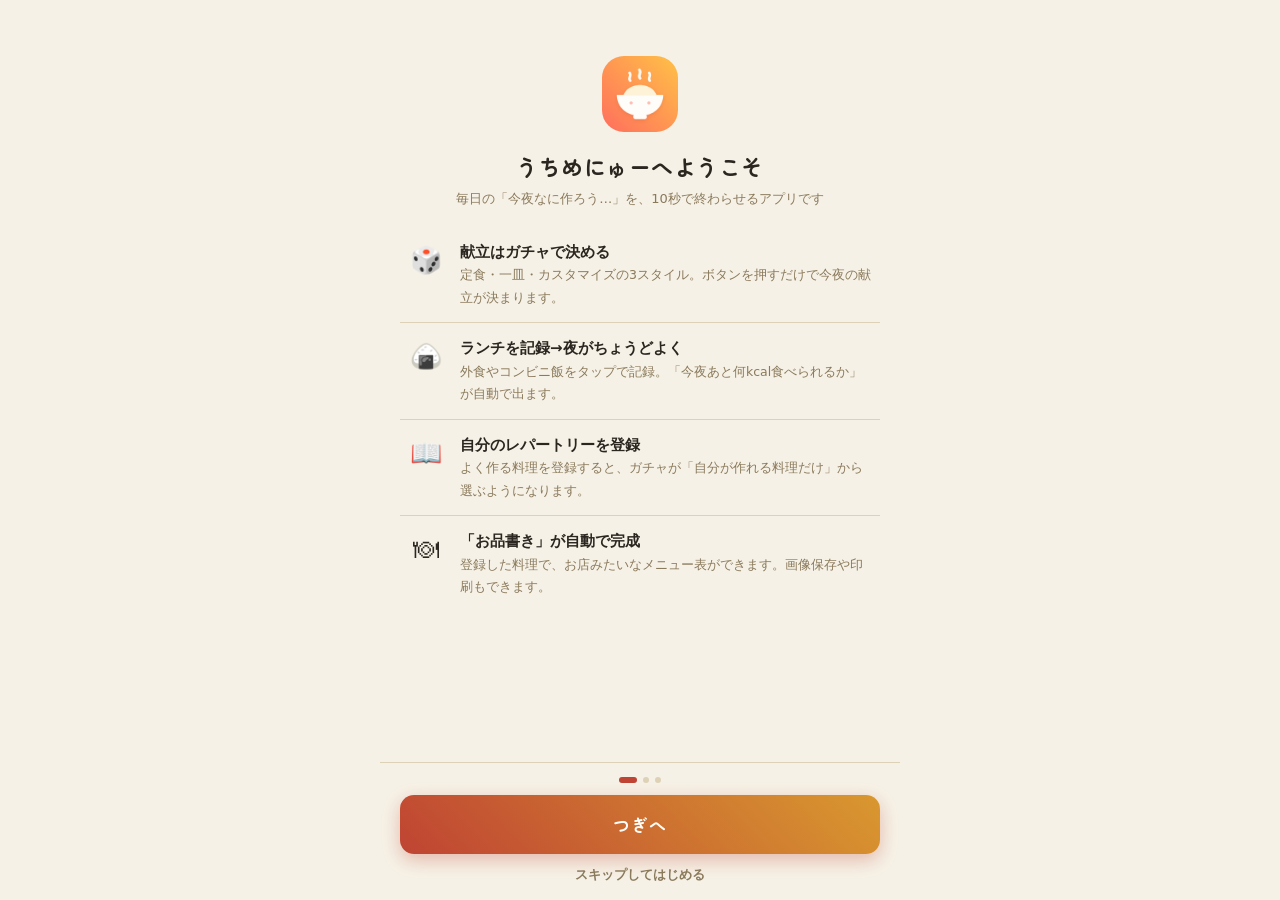
<file: index.html>
<!DOCTYPE html>
<html lang="ja">
<head>
<meta charset="UTF-8">
<meta name="viewport" content="width=device-width, initial-scale=1.0, viewport-fit=cover">
<title>うちめにゅー | 今夜の献立、10秒で決まる</title>
<meta name="description" content="自分の手料理でつくる、自分だけのメニュー表。今夜の献立はガチャで決めよう。">
<meta name="theme-color" content="#f6f1e6">
<link rel="manifest" href="manifest.webmanifest">
<link rel="apple-touch-icon" href="apple-touch-icon.png?v=2">
<link rel="icon" href="icon-192.png?v=2">
<!-- iOS でホーム画面から開いたときにアプリらしく（アドレスバーなし）表示するための指定 -->
<meta name="apple-mobile-web-app-capable" content="yes">
<meta name="apple-mobile-web-app-status-bar-style" content="default">
<meta name="apple-mobile-web-app-title" content="うちめにゅー">
<style>
  /* 見出し用フォント（WPサイトと同じ丸ゴシック／数字は Archivo Black）。
     外部通信は無し: 使う文字だけに絞ってファイルに直接埋め込んでいる（ルール1・2を守る） */
@font-face{font-family:'UM Round';font-style:normal;font-weight:700;font-display:swap;src:url([data-uri]) format('woff2')}@font-face{font-family:'UM Num';font-style:normal;font-weight:400;font-display:swap;src:url([data-uri]) format('woff2')}
  :root{
    --bg:#f6f1e6; --card:#fffdf9; --ink:#2b2620; --sub:#8a7a5c; --line:#ddd1b6;
    --pink:#bf4433;
    --shu:#bf4433; --yama:#d9982f; --matcha:#5b7a52; --ai:#46608c; --sakura:#c9737f;
    --grad:linear-gradient(45deg,#bf4433 0%,#d9982f 100%);
    --disp:'UM Round','Hiragino Maru Gothic ProN','Hiragino Sans','Noto Sans JP',system-ui,sans-serif;
    --num:'UM Num',-apple-system,BlinkMacSystemFont,sans-serif;
    --shadow:0 1px 3px rgba(43,38,32,.06);
    --r:18px;
  }
  *{margin:0;padding:0;box-sizing:border-box;-webkit-tap-highlight-color:transparent}
  /* 見出し・ボタン・タブは丸ゴシック、数字は Archivo Black（本文はシステムフォントのまま） */
  header h1,h2,summary,.sheet-head,.ob-hero h3,.gobtn,.btn2,.seg button,nav button,
  .slot .cat,.step,.instlead b,.inststep b,.headinst{font-family:var(--disp)}
  .stat .num,.bignum,.total b,.profout b{font-family:var(--num);letter-spacing:.02em}
  html{-webkit-text-size-adjust:100%;height:100%}
  body{font-family:-apple-system,BlinkMacSystemFont,"Hiragino Sans","Noto Sans JP",system-ui,sans-serif;
    background:var(--bg);color:var(--ink);font-size:15px;line-height:1.5;
    /* 和紙のノイズテクスチャ（data URIのSVG。外部通信なし） */
    background-image:url("data:image/svg+xml,%3Csvg xmlns='http://www.w3.org/2000/svg' width='240' height='240'%3E%3Cfilter id='n'%3E%3CfeTurbulence type='fractalNoise' baseFrequency='.85' numOctaves='2'/%3E%3CfeColorMatrix values='0 0 0 0 .55 0 0 0 0 .48 0 0 0 0 .36 0 0 0 .04 0'/%3E%3C/filter%3E%3Crect width='240' height='240' filter='url(%23n)'/%3E%3C/svg%3E");
    /* アプリ型レイアウト：ヘッダー・本文・ナビの3段。ナビは常に画面下に見える */
    height:100dvh;display:flex;flex-direction:column;overflow:hidden}
  /* ---------- header ---------- */
  header{background:rgba(246,241,230,.92);backdrop-filter:blur(10px);border-bottom:1px solid var(--line);z-index:20;flex-shrink:0;
    padding:calc(11px + env(safe-area-inset-top)) 18px 11px;display:flex;align-items:center;gap:10px}
  /* アプリのアイコンをそのままヘッダーのロゴマークに使う */
  .logo-dot{width:26px;height:26px;border-radius:7px;flex-shrink:0;display:block;
    box-shadow:0 2px 6px rgba(43,38,32,.16)}
  header h1{font-size:18px;font-weight:800;letter-spacing:.5px;white-space:nowrap}
  .helpbtn{margin-left:auto;width:32px;height:32px;border-radius:50%;border:1px solid var(--line);
    background:var(--card);color:var(--sub);font-size:15px;font-weight:800}
  /* ---------- main（ここだけスクロール） ---------- */
  main{flex:1;overflow-y:auto;-webkit-overflow-scrolling:touch;overscroll-behavior:contain}
  .wrap{max-width:520px;margin:0 auto;padding:16px 16px 28px}
  .card{background:var(--card);border:1px solid var(--line);border-radius:var(--r);box-shadow:var(--shadow);padding:18px;margin-bottom:14px}
  h2{font-size:13px;color:var(--sub);font-weight:700;letter-spacing:.4px;margin-bottom:12px}
  .step{display:inline-block;font-size:10px;font-weight:800;color:#fff;background:var(--ink);border-radius:6px;padding:2px 7px;margin-right:7px;letter-spacing:1px;vertical-align:1px}
  .hidden{display:none!important}
  /* ---------- segmented control ---------- */
  .seg{display:flex;background:#ece4d2;border-radius:12px;padding:3px;gap:2px}
  .seg button{flex:1;border:none;background:none;border-radius:10px;padding:10px 2px;font-size:13px;font-weight:600;color:var(--sub);line-height:1.3}
  .seg button span{display:block;font-size:17px}
  .seg button.on{background:var(--card);color:var(--ink);box-shadow:0 1px 4px rgba(43,38,32,.12)}
  .seghint{font-size:12px;color:var(--sub);margin-top:10px;text-align:center;min-height:18px}
  .rowline{display:flex;align-items:center;justify-content:space-between;margin-top:14px;font-size:13px;color:var(--sub)}
  .pilltoggle{display:flex;gap:6px}
  .pill{border:1px solid var(--line);background:var(--card);border-radius:999px;padding:7px 13px;font-size:12px;font-weight:600;color:var(--sub)}
  .pill.on{border-color:var(--shu);color:var(--shu);background:#f9ece5}
  #dietCountSeg .pill{padding:7px 8px;font-size:11px}
  input[type=number]{width:78px;padding:7px 9px;border:1px solid var(--line);border-radius:10px;font-size:14px;text-align:right;background:var(--card)}
  select,input[type=text]{padding:11px 12px;border:1px solid var(--line);border-radius:12px;font-size:15px;background:var(--card);width:100%;color:var(--ink);appearance:none}
  input:focus,select:focus{outline:2px solid #ecc9b3;border-color:var(--shu)}
  /* ---------- gacha ---------- */
  .gobtn{display:block;width:100%;padding:17px;border:none;border-radius:14px;background:var(--grad);
    color:#fffdf9;font-size:17px;font-weight:800;letter-spacing:1px;box-shadow:0 6px 18px rgba(191,68,51,.32)}
  .gobtn:active{transform:scale(.98)}
  .gobtn:disabled{opacity:.5}
  .slot{display:flex;align-items:center;gap:12px;border:1px solid var(--line);border-radius:14px;padding:12px;margin-bottom:8px;background:var(--card)}
  .slot .cat{font-size:10px;font-weight:700;border-radius:6px;padding:3px 7px;white-space:nowrap;color:#fffdf9}
  .c主菜{background:var(--shu)}.c副菜{background:var(--matcha)}.c汁物{background:var(--ai)}.c主食{background:var(--yama)}.c一皿{background:var(--sakura)}
  .slot .name{font-size:16px;font-weight:700;flex:1;min-height:22px}
  .slot.spin .name{color:var(--pink)}
  .slot .meta{font-size:11px;color:var(--sub);white-space:nowrap;text-align:right;line-height:1.35}
  .slot .re{border:none;background:#ece4d2;border-radius:10px;width:40px;height:40px;font-size:16px;flex-shrink:0}
  .rehint{font-size:11px;color:var(--sub);text-align:right;margin:-2px 4px 8px}
  .total{display:flex;justify-content:space-between;align-items:center;margin:12px 2px;font-size:13px;color:var(--sub)}
  .total b{color:var(--ink);font-size:15px}
  .actions{display:flex;gap:8px;margin-top:12px}
  .btn2{flex:1;padding:14px;border-radius:12px;border:1px solid var(--line);color:var(--ink);background:var(--card);font-size:14px;font-weight:700}
  .btn2.fill{background:var(--ink);color:#fffdf9;border-color:var(--ink)}
  .note{font-size:11px;color:var(--sub);margin-top:10px;line-height:1.6}
  .emptybox{text-align:center;padding:26px 10px;color:var(--sub);font-size:13px;line-height:1.9}
  .emptybox .big{font-size:34px}
  /* ---------- menu ---------- */
  .mystat{display:flex;gap:10px;margin-bottom:14px}
  .stat{flex:1;background:var(--card);border:1px solid var(--line);border-radius:var(--r);box-shadow:var(--shadow);padding:14px;text-align:center}
  .stat .num{font-size:24px;font-weight:800;background:var(--grad);-webkit-background-clip:text;background-clip:text;color:transparent}
  .bignum{font-size:36px;font-weight:800;background:var(--grad);-webkit-background-clip:text;background-clip:text;color:transparent}
  .stat .lbl{font-size:11px;color:var(--sub);font-weight:600}
  .formrow{display:flex;gap:8px;margin-bottom:10px}
  .photolabel{display:block;text-align:center;border:1.5px dashed #d9cdb2;border-radius:14px;padding:12px;font-size:13px;color:var(--sub);margin-bottom:10px;font-weight:600}
  .photolabel img{max-height:96px;border-radius:12px;margin-top:8px;display:inline-block}
  .catlabel{font-size:11px;font-weight:800;color:var(--sub);letter-spacing:1px;margin:14px 0 4px}
  .mydish{display:flex;align-items:center;gap:12px;padding:10px 0;border-bottom:1px solid var(--line)}
  .mydish:last-child{border-bottom:none}
  .mydish img,.mydish .noimg{width:46px;height:46px;border-radius:12px;object-fit:cover;background:#ece4d2;display:flex;align-items:center;justify-content:center;font-size:20px;flex-shrink:0}
  .mydish .nm{flex:1;font-size:14px;font-weight:600;min-width:0}
  .mydish .nm small{display:block;font-weight:500;color:var(--sub);font-size:11px}
  .icbtn{border:none;background:none;font-size:17px;padding:7px;color:var(--sub)}
  .quick{display:flex;flex-wrap:wrap;gap:7px;margin-top:10px}
  .quick .pill{padding:9px 13px;font-size:13px}
  .quick .pill.on{border-color:var(--matcha);color:var(--matcha);background:#eef2e6}
  details summary{font-size:13px;color:var(--sub);font-weight:700;padding:2px 0;list-style:none}
  details summary::-webkit-details-marker{display:none}
  details summary::after{content:" ▾"}
  details[open] summary::after{content:" ▴"}
  /* ---------- oshinagaki ---------- */
  .paper{background:#f9f5ec;border:1px solid #e8dfcc;border-radius:6px;padding:26px 20px;
    font-family:"Hiragino Mincho ProN","Yu Mincho","Noto Serif JP",serif;color:#2b2620;position:relative}
  .paper::before{content:"";position:absolute;inset:7px;border:1px solid #d9cdb2;border-radius:3px;pointer-events:none}
  .paper h3{text-align:center;font-size:21px;font-weight:600;letter-spacing:6px;margin-bottom:2px}
  .paper .sub{text-align:center;font-size:10.5px;color:#9a8d76;letter-spacing:3px;margin-bottom:18px}
  .paper .cat-h{display:flex;align-items:center;gap:10px;font-size:12px;letter-spacing:4px;color:#8a7a5c;margin:16px 0 8px}
  .paper .cat-h::before,.paper .cat-h::after{content:"";height:1px;background:#d9cdb2;flex:1}
  .paper .dish{display:flex;align-items:center;gap:10px;padding:6px 4px;font-size:14.5px;letter-spacing:1px}
  .paper .dish .thumb{width:34px;height:34px;border-radius:50%;object-fit:cover;flex-shrink:0;border:1px solid #d9cdb2}
  .paper .dish .fav{color:#c9a227;font-size:12px}
  .paper .dish .dots{flex:1;border-bottom:1px dotted #c9bda1;margin:0 4px;height:1em}
  .paper .dish .kc{font-size:11px;color:#9a8d76;white-space:nowrap}
  .paper .footer{text-align:center;font-size:10px;color:#b0a68f;letter-spacing:2px;margin-top:20px}
  .oshi-actions{display:flex;gap:8px;margin-top:14px}
  .upsell{margin-top:10px;border:1.5px dashed #e0b9c0;background:#faf3f4;border-radius:14px;padding:14px;font-size:12.5px;color:var(--sakura);line-height:1.7}
  /* ---------- history ---------- */
  .hist{display:flex;gap:12px;padding:11px 0;border-bottom:1px solid var(--line);font-size:14px;align-items:baseline}
  .hist:last-child{border-bottom:none}
  .hist .d{font-size:12px;color:var(--sub);font-weight:700;white-space:nowrap;width:64px}
  .hist .its{flex:1;font-weight:600}
  .hist .kc{font-size:11px;color:var(--sub);white-space:nowrap}
  /* ---------- nav（flexの最下段＝常に見える） ---------- */
  nav{background:rgba(246,241,230,.95);backdrop-filter:blur(10px);border-top:1px solid var(--line);display:flex;z-index:20;flex-shrink:0;
    padding-bottom:env(safe-area-inset-bottom)}
  nav button{flex:1;border:none;background:none;padding:9px 0 7px;font-size:10px;color:var(--sub);font-weight:600;position:relative}
  nav button svg{display:block;margin:0 auto 3px;width:23px;height:23px;stroke:currentColor;fill:none;stroke-width:1.8;stroke-linecap:round;stroke-linejoin:round}
  nav button.on{color:var(--shu)}
  nav button .badge{position:absolute;top:4px;left:50%;margin-left:10px;width:8px;height:8px;border-radius:50%;background:var(--shu)}
  .toast{position:fixed;bottom:96px;left:50%;transform:translateX(-50%) translateY(8px);background:rgba(43,38,32,.94);color:#fffdf9;
    padding:11px 20px;border-radius:999px;font-size:13px;font-weight:600;opacity:0;transition:opacity .25s,transform .25s;pointer-events:none;z-index:40;white-space:nowrap}
  .toast.show{opacity:1;transform:translateX(-50%) translateY(0)}
  /* ---------- onboarding ---------- */
  #onboard{position:fixed;inset:0;background:var(--bg);z-index:50;display:flex;flex-direction:column;overflow:hidden}
  #onboard .ob-body{flex:1;overflow-y:auto;padding:20px;max-width:520px;margin:0 auto;width:100%}
  #onboard .ob-foot{flex-shrink:0;padding:14px 20px calc(14px + env(safe-area-inset-bottom));border-top:1px solid var(--line);max-width:520px;margin:0 auto;width:100%;background:var(--bg)}
  .ob-hero{text-align:center;padding:36px 0 8px}
  .ob-hero .icon{width:76px;height:76px;border-radius:22px;margin:0 auto 18px;display:block}
  .ob-hero h3{font-size:22px;font-weight:800;letter-spacing:.5px}
  .ob-hero p{font-size:13px;color:var(--sub);margin-top:6px}
  .ob-feat{display:flex;gap:14px;align-items:flex-start;padding:14px 6px;border-bottom:1px solid var(--line)}
  .ob-feat:last-child{border-bottom:none}
  .ob-feat .fi{font-size:26px;flex-shrink:0;width:40px;text-align:center}
  .ob-feat b{font-size:15px;display:block}
  .ob-feat span{font-size:12.5px;color:var(--sub);line-height:1.6}
  .ob-count{position:sticky;top:0;background:rgba(246,241,230,.95);backdrop-filter:blur(8px);padding:10px 0;text-align:center;font-size:13px;font-weight:700;z-index:2}
  .ob-count b{background:var(--grad);-webkit-background-clip:text;background-clip:text;color:transparent;font-size:17px}
  .skipbtn{display:block;width:100%;text-align:center;border:none;background:none;color:var(--sub);font-size:13px;font-weight:600;padding:12px 0 2px}
  .dots-ind{display:flex;gap:6px;justify-content:center;margin-bottom:12px}
  .dots-ind i{width:6px;height:6px;border-radius:50%;background:#ddd1b6}
  .dots-ind i.on{background:var(--shu);width:18px;border-radius:3px}
  /* ---------- bottom sheet（プロフィール・買い物リスト共通） ---------- */
  .sheetwrap{position:fixed;inset:0;background:rgba(43,38,32,.45);z-index:60;display:flex;align-items:flex-end;justify-content:center}
  .sheetwrap .sheet{background:var(--bg);border-radius:22px 22px 0 0;max-width:520px;width:100%;max-height:88dvh;overflow-y:auto;
    padding:18px 18px calc(20px + env(safe-area-inset-bottom))}
  .sheet-head{display:flex;align-items:center;justify-content:space-between;font-size:16px;font-weight:800}
  .profout{margin-top:16px;background:#efe8d6;border-radius:14px;padding:13px 14px;font-size:13px;line-height:1.8}
  /* ---------- インストール手順 ---------- */
  .instlead{display:flex;gap:12px;align-items:center;background:#efe8d6;border-radius:14px;padding:13px;margin:14px 0 4px}
  .instlead .insticon{width:52px;height:52px;border-radius:14px;flex-shrink:0}
  .instlead b{font-size:14px;display:block}
  .instlead span{font-size:12px;color:var(--sub);line-height:1.7}
  .instmerit{list-style:none;margin:7px 0 0;padding:0}
  .instmerit li{font-size:12.5px;color:var(--sub);line-height:1.85;padding-left:15px;position:relative}
  .instmerit li::before{content:"";position:absolute;left:0;top:.72em;width:6px;height:6px;
    border-radius:50%;background:var(--grad)}
  .inststep{display:flex;gap:12px;align-items:flex-start;padding:12px 2px;border-bottom:1px solid var(--line)}
  .inststep:last-child{border-bottom:none}
  .inststep .no{width:24px;height:24px;border-radius:50%;background:var(--shu);color:#fffdf9;font-size:12px;
    font-weight:800;display:flex;align-items:center;justify-content:center;flex-shrink:0}
  .inststep b{font-size:14px;display:block;font-weight:700}
  .inststep span{font-size:12.5px;color:var(--sub);line-height:1.7}
  .inststep .ic{font-size:17px;vertical-align:-2px}
  .instnote{background:#faf3f4;border:1px dashed #e0b9c0;border-radius:12px;padding:11px 13px;
    font-size:12px;color:var(--sakura);line-height:1.7;margin-top:12px}
  .headinst{margin-left:auto;border:1px solid var(--line);background:var(--card);color:var(--ink);
    border-radius:999px;padding:6px 12px;font-size:11.5px;font-weight:700;white-space:nowrap;flex-shrink:0}
  /* 狭い端末ではラベルを省いてアイコンだけにする（ロゴの折り返しを防ぐ） */
  @media(max-width:379px){.headinst .lb{display:none}.headinst{padding:6px 10px;font-size:13px}}
  /* 記事メディア（うちめにゅー Magazine）へ飛ぶアイコンボタン */
  .magbtn{margin-left:8px;display:flex;align-items:center;justify-content:center;text-decoration:none;padding:0}
  .magbtn svg{width:18px;height:18px;stroke:var(--sub);fill:none;stroke-width:1.7;stroke-linecap:round;stroke-linejoin:round}
  .magbtn:active svg{stroke:var(--shu)}
  /* iOS用: 画面下の共有ボタンを指す矢印（Safariの共有ボタンは下部中央にある） */
  #iosPtr{position:fixed;left:0;right:0;bottom:calc(66px + env(safe-area-inset-bottom));z-index:70;
    display:flex;flex-direction:column;align-items:center;gap:6px;pointer-events:none}
  #iosPtr .bub{background:rgba(43,38,32,.94);color:#fffdf9;border-radius:14px;padding:10px 16px;
    font-size:13px;font-weight:700;box-shadow:0 8px 24px rgba(43,38,32,.35);max-width:88vw;text-align:center}
  #iosPtr .arw{font-size:26px;color:#fffdf9;text-shadow:0 2px 8px rgba(43,38,32,.5);animation:ptr 1.1s ease-in-out infinite}
  @keyframes ptr{0%,100%{transform:translateY(0);opacity:1}50%{transform:translateY(7px);opacity:.6}}
  .profout b{font-size:17px}
  /* ---------- 週間ガチャ・買い物リスト・体重 ---------- */
  .wk{display:flex;align-items:center;gap:10px;padding:9px 0;border-bottom:1px solid var(--line);font-size:13px}
  .wk:last-child{border-bottom:none}
  .wk .d{width:30px;height:30px;border-radius:10px;background:#ece4d2;display:flex;align-items:center;
    justify-content:center;font-size:12px;font-weight:800;flex-shrink:0}
  .wk.today .d{background:var(--shu);color:#fffdf9}
  .wk .its{flex:1;font-weight:600;line-height:1.5;min-width:0}
  .wk .kc{font-size:11px;color:var(--sub);white-space:nowrap}
  .wk .re{border:none;background:#ece4d2;border-radius:9px;width:32px;height:32px;font-size:13px;flex-shrink:0}
  .shopitem{display:flex;align-items:center;gap:12px;padding:11px 4px;border-bottom:1px solid var(--line);
    font-size:14.5px;font-weight:600;cursor:pointer;user-select:none}
  .shopitem:last-child{border-bottom:none}
  .shopitem .chk{width:22px;height:22px;border-radius:7px;border:1.5px solid #c9bda1;flex-shrink:0;
    display:flex;align-items:center;justify-content:center;font-size:13px;color:#fffdf9}
  .shopitem.done .chk{background:var(--matcha);border-color:var(--matcha)}
  .shopitem.done .nm{color:var(--sub);text-decoration:line-through}
  .shopitem .nm{flex:1}
  .shopitem .ct{font-size:11px;color:var(--sub);font-weight:700}
  #wtGraph svg{width:100%;height:auto;display:block}
  .wtline{font-size:12px;color:var(--sub);margin-top:6px;text-align:right}
  /* ---------- motion・アクセシビリティ ---------- */
  .seg button,.pill,.btn2,nav button,.icbtn,.slot .re{transition:background .18s,color .18s,border-color .18s,box-shadow .18s}
  .gobtn{transition:transform .15s,box-shadow .2s,opacity .2s}
  .btn2:active,.pill:active,.slot .re:active{transform:scale(.96)}
  nav button.on svg{stroke-width:2.3}
  @keyframes land{0%{transform:scale(.88);opacity:.3}60%{transform:scale(1.06)}100%{transform:scale(1);opacity:1}}
  .slot .name.land{animation:land .32s ease-out}
  :focus-visible{outline:2px solid #ecc9b3;outline-offset:2px}
  @media(prefers-reduced-motion:reduce){*{animation:none!important;transition:none!important}}
  /* ---------- print ---------- */
  @media print{
    header,nav,.no-print,.oshi-actions,.upsell,#onboard{display:none!important}
    body{background:#fff;height:auto;overflow:visible;display:block}
    main{overflow:visible}
    .wrap{max-width:none;padding:0}
    .card{border:none;box-shadow:none;padding:0}
    .paper{border-radius:0;min-height:96vh}
  }
</style>
</head>
<body>
<header>
  <img class="logo-dot" src="icon-192.png?v=2" alt="" width="26" height="26"><h1>うちめにゅー</h1>
  <button class="headinst hidden" id="headInst">⤓<span class="lb"> アプリにする</span></button>
  <a class="helpbtn magbtn hidden" id="magBtn" href="../" target="_blank" rel="noopener"
     aria-label="うちめにゅー Magazine の記事を読む" title="記事を読む"><svg viewBox="0 0 24 24"><path d="M12 7.2C10.4 5.6 7.9 5 4.8 5.3v12.2c3.1-.3 5.6.3 7.2 1.9 1.6-1.6 4.1-2.2 7.2-1.9V5.3c-3.1-.3-5.6.3-7.2 1.9z"/><path d="M12 7.2v12.2"/></svg></a>
  <button class="helpbtn" id="helpBtn" aria-label="使い方" style="margin-left:8px">?</button>
</header>

<main id="main">
<!-- ================= ガチャ ================= -->
<div class="wrap" id="page-gacha">
  <div class="card">
    <h2><span class="step">1</span>今夜のスタイルをえらぶ</h2>
    <div class="seg" id="modeSeg">
      <button class="on" data-mode="teishoku"><span>🍱</span>定食</button>
      <button data-mode="quick"><span>⚡</span>一皿で手軽に</button>
      <button data-mode="diet"><span>🎯</span>カスタマイズ</button>
    </div>
    <div class="seghint" id="segHint">主菜・副菜・汁物・ごはんの4品が出ます</div>
    <div class="rowline hidden" id="dietRow">
      <span>夕食の目標カロリー</span>
      <span><input type="number" id="kcalTarget" value="600" step="50" min="200"> kcal</span>
    </div>
    <div class="rowline hidden" id="dietCountRow">
      <span>品数</span>
      <span class="pilltoggle" id="dietCountSeg">
        <button class="pill on" data-n="auto">おまかせ</button>
        <button class="pill" data-n="1">1品</button>
        <button class="pill" data-n="2">2品</button>
        <button class="pill" data-n="3">3品</button>
        <button class="pill" data-n="4">4品</button>
      </span>
    </div>
    <div class="rowline hidden" id="dietProfRow">
      <span>目標がわからない？</span>
      <button class="pill" id="profBtn">🎯 身長・体重から自動計算</button>
    </div>
    <div class="rowline hidden" id="srcRow">
      <span>ガチャに入る料理</span>
      <span class="pilltoggle">
        <button class="pill on" data-src="all" id="srcAll">定番から</button>
        <button class="pill" data-src="mine" id="srcMine">うちの料理から</button>
      </span>
    </div>
  </div>

  <div class="card">
    <h2><span class="step">2</span>ボタンを押すだけ</h2>
    <div id="slots"></div>
    <div class="rehint hidden" id="rehint">気に入らない料理は ↺ で1品だけ引き直せます</div>
    <div class="total hidden" id="totalRow"><span>合計（目安）</span><span><b id="totalKcal">-</b> kcal ・ 調理 約<b id="totalMin">-</b> 分</span></div>
    <button class="gobtn" id="goBtn">🎲 ガチャをまわす</button>
    <div class="actions hidden" id="resultActions">
      <button class="btn2" id="shopBtn">🛒 買い物</button>
      <button class="btn2" id="shareBtn">共有</button>
      <button class="btn2 fill" id="decideBtn">✓ 決めた</button>
    </div>
  </div>

  <div class="card">
    <h2>🗓 1週間まとめてガチャ</h2>
    <div class="note" style="margin-top:0">上のスタイル設定のまま、月〜日の夕食7日ぶんを一気に抽選。買い物リストも自動で作れます。</div>
    <div id="weekList" style="margin-top:10px"></div>
    <button class="btn2 fill" style="width:100%;margin-top:4px" id="weekBtn">🗓 1週間ぶんまわす</button>
    <div class="actions hidden" id="weekActions">
      <button class="btn2" id="weekShopBtn">🛒 1週間の買い物リスト</button>
    </div>
  </div>
</div>

<!-- ================= ランチ（外食・コンビニ記録 → 夕食予算） ================= -->
<div class="wrap hidden" id="page-lunch">
  <div class="mystat">
    <div class="stat"><div class="num" id="lunchTodayKcal">0</div><div class="lbl">今日食べた kcal</div></div>
    <div class="stat"><div class="num" id="lunchStreak">0</div><div class="lbl">連続記録 日</div></div>
  </div>

  <div class="card" id="lunchBudgetCard"></div>

  <div class="card">
    <h2>たいじゅうメモ</h2>
    <div class="formrow" style="margin-bottom:8px">
      <input type="number" id="wtIn" step="0.1" min="30" max="200" placeholder="今日の体重（kg）" style="width:100%;text-align:left">
      <button class="btn2 fill" id="wtBtn" style="width:96px;flex:none">記録</button>
    </div>
    <div id="wtGraph"></div>
  </div>

  <div class="card">
    <h2>かんたん記録：食べたものをタップ</h2>
    <div id="lunchQuick"></div>
  </div>

  <div class="card">
    <details>
      <summary>リストにないものを写真つきで記録する</summary>
      <div style="margin-top:12px">
        <label class="photolabel" id="lunchPhotoLabel">📷 写真を追加（あとからでもOK）<input type="file" accept="image/*" id="lunchPhotoInput" class="hidden"></label>
        <div class="formrow"><input type="text" id="lunchName" placeholder="食べたもの（例：カツカレー）"></div>
        <div class="formrow"><input type="number" id="lunchKcal" placeholder="kcal（だいたいでOK・未入力なら400）" style="width:100%;text-align:left"></div>
        <button class="btn2 fill" style="width:100%" id="lunchAddBtn">記録する</button>
      </div>
    </details>
  </div>

  <div class="card">
    <h2>今日食べたもの</h2>
    <div id="lunchTodayList"></div>
  </div>

  <div class="card">
    <h2>これまでの記録（直近14日）</h2>
    <div id="lunchHistList"></div>
  </div>
</div>

<!-- ================= めにゅー ================= -->
<div class="wrap hidden" id="page-menu">
  <div class="mystat">
    <div class="stat"><div class="num" id="statCount">0</div><div class="lbl">レパートリー</div></div>
    <div class="stat"><div class="num" id="statCooked">0</div><div class="lbl">今月つくった</div></div>
  </div>

  <div class="card">
    <h2>かんたん追加：定番からタップでえらぶ</h2>
    <div class="note" style="margin-top:0">よく作られる料理だけを並べています</div>
    <div id="quickList"></div>
  </div>

  <div class="card">
    <h2>カテゴリーから追加</h2>
    <div class="note" style="margin-top:0">ジャンルを選ぶと、そのほかの料理も出てきます</div>
    <div class="quick" id="genSeg" style="margin-bottom:4px"></div>
    <div id="genList"></div>
  </div>

  <div class="card">
    <details id="formBox" open>
      <summary>リストにない料理を自分で登録する</summary>
      <div style="margin-top:12px">
        <label class="photolabel" id="photoLabel">📷 写真を追加（あとからでもOK）<input type="file" accept="image/*" id="photoInput" class="hidden"></label>
        <div class="formrow"><input type="text" id="newName" placeholder="料理名（例：肉じゃが）" list="dishSuggest"><datalist id="dishSuggest"></datalist></div>
        <div class="formrow">
          <select id="newCat"><option value="主菜">主菜</option><option value="副菜">副菜</option><option value="汁物">汁物</option><option value="主食">主食</option><option value="一皿">一皿もの（丼・麺・カレー）</option></select>
          <input type="number" id="newKcal" placeholder="kcal" style="width:110px">
        </div>
        <button class="btn2 fill" style="width:100%" id="addBtn">めにゅーに追加</button>
      </div>
    </details>
  </div>

  <div class="card">
    <h2>うちのめにゅー（登録済み）</h2>
    <div id="myList"></div>
  </div>
</div>

<!-- ================= おしながき ================= -->
<div class="wrap hidden" id="page-oshi">
  <div class="card no-print">
    <h2>おうちの名前を入れると「◯◯家のお品書き」になります</h2>
    <div class="formrow" style="margin-bottom:0">
      <input type="text" id="familyName" placeholder="例：やまだ" maxlength="10">
    </div>
  </div>

  <div class="card">
    <div class="paper" id="paper"></div>
    <div class="oshi-actions no-print">
      <button class="btn2" id="oshiImgBtn">📷 画像で保存</button>
      <button class="btn2" id="oshiPrintBtn">🖨 印刷・PDF</button>
    </div>
    <div class="upsell no-print">
      <b>じぶんちのメニュー表を、お店みたいに。</b><br>
      厚紙・ラミネート仕上げの「お品書き」お届けサービスを準備中です。母の日や新築祝いの贈り物にも。
    </div>
  </div>
</div>

<!-- ================= きろく ================= -->
<div class="wrap hidden" id="page-log">
  <div class="card">
    <h2>ごはんのきろく</h2>
    <div id="histList"></div>
  </div>
  <!-- 常設のインストール導線（流れを邪魔しない場所に置く） -->
  <div class="card hidden" id="instCard">
    <h2>アプリとして使う</h2>
    <div class="instlead" style="margin-top:0">
      <img src="icon-192.png?v=2" alt="" class="insticon">
      <div><b>ホーム画面に置くと、こう変わります</b>
        <ul class="instmerit">
          <li>1タップで起動</li>
          <li>記録が端末に残る</li>
          <li>全画面表示でとても見やすい！</li>
        </ul></div>
    </div>
    <button class="btn2 fill" id="instCardBtn" style="width:100%;margin-top:12px">追加のしかたを見る</button>
  </div>
</div>
</main>

<nav>
  <button class="on" data-page="gacha"><svg viewBox="0 0 24 24"><rect x="3.5" y="3.5" width="17" height="17" rx="4.5"/><circle cx="8.7" cy="8.7" r="1.1" fill="currentColor" stroke="none"/><circle cx="15.3" cy="8.7" r="1.1" fill="currentColor" stroke="none"/><circle cx="12" cy="12" r="1.1" fill="currentColor" stroke="none"/><circle cx="8.7" cy="15.3" r="1.1" fill="currentColor" stroke="none"/><circle cx="15.3" cy="15.3" r="1.1" fill="currentColor" stroke="none"/></svg>ガチャ</button>
  <button data-page="lunch"><svg viewBox="0 0 24 24"><path d="M12 3.5c4.2 0 7.5 3.8 7.5 8.4 0 2.9-1.5 5.2-3.6 6.6H8.1c-2.1-1.4-3.6-3.7-3.6-6.6C4.5 7.3 7.8 3.5 12 3.5z"/><path d="M8.5 18.5h7v2h-7z"/></svg>ランチ</button>
  <button data-page="menu" id="navMenu"><svg viewBox="0 0 24 24"><path d="M4 19.5V5a2 2 0 0 1 2-2h13v16H6.5a2.5 2.5 0 0 0 0 5H19"/><path d="M8 7h7M8 10.5h5"/></svg>めにゅー</button>
  <button data-page="oshi"><svg viewBox="0 0 24 24"><rect x="5" y="3" width="14" height="18" rx="2"/><path d="M9 7.5h6M9 11h6M9 14.5h4"/></svg>おしながき</button>
  <button data-page="log"><svg viewBox="0 0 24 24"><rect x="3.5" y="5" width="17" height="15.5" rx="2.5"/><path d="M3.5 9.5h17M8 3v3.5M16 3v3.5"/></svg>きろく</button>
</nav>
<div class="toast" id="toast"></div>

<!-- インストール手順（端末ごとに出し分ける。iOSは自動プロンプトが無いため手順を図で案内） -->
<div id="instSheet" class="sheetwrap hidden">
  <div class="sheet">
    <div class="sheet-head"><span>アプリとして使う</span><button class="icbtn" id="instClose" aria-label="閉じる">✕</button></div>
    <div class="instlead">
      <img src="icon-192.png?v=2" alt="" class="insticon">
      <div><b>ホーム画面に置くと、こう変わります</b>
        <ul class="instmerit">
          <li>1タップで起動</li>
          <li>記録が端末に残る</li>
          <li>全画面表示でとても見やすい！</li>
        </ul></div>
    </div>
    <div id="instSteps"></div>
    <button class="btn2 fill" id="instGo" style="width:100%;margin-top:14px">この端末に追加する</button>
    <button class="btn2 hidden" id="instTry" style="width:100%;margin-top:8px">わかった、やってみる</button>
    <div class="note" style="text-align:center">ダウンロード不要・容量はほぼゼロ・いつでも削除できます</div>
  </div>
</div>

<!-- iOS: シートを閉じたあと、共有ボタンの位置を矢印で示す -->
<div id="iosPtr" class="hidden">
  <div class="bub">この下の <b>⬆︎</b> を押して「ホーム画面に追加」</div>
  <div class="arw">⬇︎</div>
</div>

<!-- ホーム画面追加の促し（2回目以降の訪問で表示・閉じたら二度と出ない） -->
<div id="pwaBn" class="hidden" style="position:fixed;left:12px;right:12px;bottom:78px;z-index:30;background:var(--card);border:1px solid var(--line);border-radius:14px;box-shadow:0 10px 28px rgba(43,38,32,.22);padding:12px 14px;display:flex;gap:10px;align-items:center;font-size:12.5px;max-width:496px;margin:0 auto">
  <span style="font-size:22px">🍚</span>
  <span style="flex:1;line-height:1.5" id="pwaMsg">ホーム画面に追加すると、毎日ワンタップで開けます</span>
  <button class="btn2 fill" id="pwaGo" style="flex:none;padding:9px 14px;font-size:12px">追加</button>
  <button class="icbtn" id="pwaNo" aria-label="閉じる">✕</button>
</div>

<!-- ================= 買い物リスト（ボトムシート） ================= -->
<div id="shop" class="sheetwrap hidden">
  <div class="sheet">
    <div class="sheet-head"><span>🛒 買い物リスト</span><button class="icbtn" id="shopClose" aria-label="閉じる">✕</button></div>
    <div class="note" id="shopNote" style="margin-top:6px"></div>
    <div id="shopList" style="margin-top:8px"></div>
    <button class="btn2" id="shopReset" style="width:100%;margin-top:12px">チェックをぜんぶ外す</button>
    <div class="note">※しょうゆ・塩などの基本調味料は含みません。分量はご家庭にあわせて。</div>
  </div>
</div>

<!-- ================= プロフィール（目標カロリー計算） ================= -->
<div id="profile" class="sheetwrap hidden">
  <div class="sheet">
    <div class="sheet-head"><span>🎯 あなたに合う目標カロリー</span><button class="icbtn" id="profClose" aria-label="閉じる">✕</button></div>
    <div class="rowline"><span>性別</span><span class="pilltoggle">
      <button class="pill on" data-sex="f" id="profSexF">女性</button>
      <button class="pill" data-sex="m" id="profSexM">男性</button></span></div>
    <div class="rowline"><span>年齢</span><span><input type="number" id="profAge" min="10" max="100"> 歳</span></div>
    <div class="rowline"><span>身長</span><span><input type="number" id="profH" min="120" max="220"> cm</span></div>
    <div class="rowline"><span>体重</span><span><input type="number" id="profW" min="30" max="200" step="0.5"> kg</span></div>
    <div class="rowline"><span>ふだんの活動量</span><span class="pilltoggle" id="profActSeg">
      <button class="pill" data-act="1.5">低め</button>
      <button class="pill on" data-act="1.75">ふつう</button>
      <button class="pill" data-act="2">高め</button></span></div>
    <div class="rowline"><span>目標</span><span class="pilltoggle" id="profGoalSeg">
      <button class="pill on" data-goal="keep">健康維持</button>
      <button class="pill" data-goal="lose">減量したい</button></span></div>
    <div class="rowline hidden" id="profLoseRow"><span>減らしたい量</span>
      <span><input type="number" id="profKg" min="1" max="30" style="width:56px"> kg ／ <input type="number" id="profMon" min="1" max="24" style="width:56px"> ヶ月</span></div>
    <div class="profout" id="profOut"></div>
    <button class="gobtn" id="profSet" style="margin-top:14px">目標にセット</button>
    <div class="note">基礎代謝（Mifflin-St Jeor式）×活動量で1日の目安を求め、夕食はその35%として計算しています。あくまで目安であり、医療上のアドバイスではありません。無理のないペース（月3kg以内）をおすすめします。</div>
  </div>
</div>

<!-- ================= 初回ガイド ================= -->
<div id="onboard" class="hidden">
  <div class="ob-body" id="obBody"></div>
  <div class="ob-foot">
    <div class="dots-ind" id="obDots"></div>
    <button class="gobtn" id="obNext">つぎへ</button>
    <button class="skipbtn" id="obSkip">スキップしてはじめる</button>
  </div>
</div>

<script>
/* ============ 定番料理マスタ（静的辞書・通信なし／[名前,カテゴリ,kcal,分,ヘルシー]） ============ */
const PRESET=[
["肉じゃが","主菜",250,40,0,1,"wa ni"],["鶏の唐揚げ","主菜",400,30,0,1,"wa ni"],["豚の生姜焼き","主菜",350,20,0,1,"wa ni"],
["ハンバーグ","主菜",450,40,0,1,"yo ni"],["鮭の塩焼き","主菜",200,15,1,1,"wa sa"],["さばの味噌煮","主菜",300,25,0,1,"wa sa"],
["ぶりの照り焼き","主菜",280,20,1,1,"wa sa"],["麻婆豆腐","主菜",300,25,0,1,"ch ni"],["回鍋肉","主菜",350,20,0,1,"ch ni"],
["青椒肉絲","主菜",280,25,0,0,"ch ni"],["鶏の照り焼き","主菜",350,20,0,1,"wa ni"],["とんかつ","主菜",500,30,0,1,"wa ni"],
["エビフライ","主菜",400,30,0,0,"yo sa"],["餃子","主菜",350,40,0,1,"ch ni"],["肉野菜炒め","主菜",280,15,1,1,"ch ni ya"],
["鶏むねの塩麹焼き","主菜",220,20,1,0,"wa ni"],["豚しゃぶサラダ","主菜",250,15,1,0,"wa ni ya"],["チキン南蛮","主菜",550,35,0,0,"wa ni"],
["さわらの西京焼き","主菜",220,15,1,0,"wa sa"],["肉豆腐","主菜",300,20,0,0,"wa ni"],["ロールキャベツ","主菜",250,45,1,0,"yo ni"],
["白身魚のムニエル","主菜",250,20,1,0,"yo sa"],["鶏と大根の煮物","主菜",230,35,1,0,"wa ni"],["油淋鶏","主菜",420,30,0,0,"ch ni"],
["ほうれん草のおひたし","副菜",30,10,1,1,"wa ya"],["きんぴらごぼう","副菜",90,15,1,1,"wa ya"],["ポテトサラダ","副菜",180,20,0,1,"yo ya"],
["冷奴","副菜",80,3,1,1,"wa"],["枝豆","副菜",70,10,1,1,"wa ya"],["かぼちゃの煮物","副菜",120,20,1,1,"wa ya"],
["ひじきの煮物","副菜",90,20,1,1,"wa ya"],["切干大根の煮物","副菜",80,20,1,1,"wa ya"],["もやしナムル","副菜",60,8,1,1,"ch ya"],
["きゅうりの酢の物","副菜",30,8,1,1,"wa ya"],["ブロッコリーの胡麻和え","副菜",70,10,1,0,"wa ya"],["マカロニサラダ","副菜",200,15,0,0,"yo ya"],
["卵焼き","副菜",150,10,0,1,"wa"],["なすの揚げ浸し","副菜",130,15,0,0,"wa ya"],["トマトとアボカドのサラダ","副菜",120,8,1,0,"yo ya"],
["キャベツの浅漬け","副菜",25,5,1,0,"wa ya"],["春雨サラダ","副菜",110,12,1,0,"ch ya"],["温野菜サラダ","副菜",90,12,1,0,"ya"],
["無限ピーマン","副菜",100,10,1,0,"ya"],["大根と水菜のサラダ","副菜",60,8,1,0,"wa ya"],
["豆腐とわかめの味噌汁","汁物",50,8,1,1,"su wa"],["豚汁","汁物",180,25,0,1,"su wa"],["けんちん汁","汁物",120,20,1,0,"su wa"],
["コンソメスープ","汁物",60,10,1,1,"su yo"],["かき玉スープ","汁物",70,8,1,1,"su ch"],["わかめスープ","汁物",40,6,1,1,"su ch"],
["コーンスープ","汁物",130,8,0,0,"su yo"],["ミネストローネ","汁物",120,20,1,0,"su yo"],["中華スープ","汁物",70,10,1,0,"su ch"],
["あさりの味噌汁","汁物",45,10,1,0,"su wa"],
["白ごはん","主食",235,5,0,1,"wa"],["雑穀ごはん","主食",220,5,1,1,"wa"],["玄米ごはん","主食",220,5,1,0,"wa"],
["炊き込みごはん","主食",300,50,0,0,"wa"],["トースト","主食",190,5,0,1,"yo"],
["カレーライス","一皿",700,40,0,1,"yo do"],["親子丼","一皿",650,20,0,1,"wa do"],["牛丼","一皿",700,20,0,1,"wa do ni"],
["チャーハン","一皿",650,15,0,1,"ch do"],["オムライス","一皿",700,25,0,1,"yo do"],["ナポリタン","一皿",600,20,0,1,"yo do"],
["ペペロンチーノ","一皿",550,15,0,0,"yo do"],["ミートソースパスタ","一皿",650,25,0,1,"yo do"],["焼きそば","一皿",550,15,0,1,"ch do"],
["かけうどん","一皿",350,10,1,1,"wa do"],["冷やしうどん","一皿",400,10,1,0,"wa do"],["ラーメン","一皿",500,15,0,1,"ch do"],
["ざるそば","一皿",350,10,1,1,"wa do"],["天津飯","一皿",600,15,0,0,"ch do"],["ロコモコ丼","一皿",750,25,0,0,"yo do ni"],
["タコライス","一皿",650,20,0,0,"yo do"],["ビビンバ丼","一皿",600,20,1,0,"do ya"],["鍋焼きうどん","一皿",450,15,0,0,"wa do"],
["カルボナーラ","一皿",750,20,0,0,"yo do"],["冷やし中華","一皿",500,15,1,1,"ch do"],["海鮮丼","一皿",550,10,1,0,"wa do sa"],
["卵かけごはん","一皿",300,3,0,1,"wa do"],["そうめん","一皿",350,8,1,1,"wa do"],
["クリームシチュー","主菜",400,30,0,1,"yo ni"],["ビーフシチュー","主菜",450,40,0,0,"yo ni"],["おでん","主菜",300,40,1,1,"wa"],
["寄せ鍋","主菜",250,25,1,0,"wa"],["キムチ鍋","主菜",300,25,1,0,"wa"],["すき焼き","主菜",500,30,0,1,"wa ni"],
["しゃぶしゃぶ","主菜",350,20,1,0,"wa ni"],["豚キムチ炒め","主菜",320,15,0,1,"ni"],["ニラ玉","主菜",200,10,1,1,"ch"],
["コロッケ","主菜",400,40,0,1,"yo"],["メンチカツ","主菜",450,35,0,0,"yo ni"],["アジフライ","主菜",350,25,0,0,"yo sa"],
["アジの開き","主菜",150,10,1,0,"wa sa"],["さんまの塩焼き","主菜",300,15,1,0,"wa sa"],["ホッケの塩焼き","主菜",250,15,1,0,"wa sa"],
["カレイの煮付け","主菜",200,20,1,0,"wa sa"],["ぶり大根","主菜",280,35,1,0,"wa sa"],["さばの塩焼き","主菜",280,10,1,0,"wa sa"],
["鮭のホイル焼き","主菜",220,25,1,0,"yo sa"],["たらのホイル焼き","主菜",180,25,1,0,"yo sa"],["豚の角煮","主菜",500,60,0,0,"wa ni"],
["八宝菜","主菜",250,25,1,0,"ch ya"],["エビチリ","主菜",300,25,0,0,"ch sa"],["酢豚","主菜",400,30,0,0,"ch ni"],
["棒棒鶏","主菜",250,15,1,0,"ch ni"],["蒸し鶏のサラダ","主菜",150,20,1,0,"ni ya"],["手羽先の甘辛焼き","主菜",400,30,0,0,"wa ni"],
["鶏つくね","主菜",300,25,0,1,"wa ni"],["豆腐ハンバーグ","主菜",250,30,1,0,"wa ni"],["天ぷら盛り合わせ","主菜",450,40,0,0,"wa"],
["刺身盛り合わせ","主菜",150,5,1,0,"wa sa"],["ステーキ","主菜",500,15,0,0,"yo ni"],["豚バラ大根","主菜",350,30,0,0,"wa ni"],
["鶏肉のトマト煮","主菜",280,30,1,0,"yo ni"],["ポークソテー","主菜",350,15,0,0,"yo ni"],["筑前煮","主菜",200,40,1,0,"wa ni"],
["白和え","副菜",100,15,1,0,"wa ya"],["小松菜の煮浸し","副菜",50,10,1,0,"wa ya"],["ちくわの磯辺揚げ","副菜",200,15,0,0,"wa"],
["厚揚げ焼き","副菜",150,10,1,0,"wa"],["揚げ出し豆腐","副菜",200,20,0,0,"wa"],["コールスロー","副菜",120,10,1,1,"yo ya"],
["シーザーサラダ","副菜",180,10,0,0,"yo ya"],["海藻サラダ","副菜",40,5,1,0,"wa ya"],["カプレーゼ","副菜",200,10,1,0,"yo ya"],
["ごぼうサラダ","副菜",150,15,1,0,"wa ya"],["たたききゅうり","副菜",40,5,1,0,"ch ya"],["オクラのおかか和え","副菜",30,5,1,0,"wa ya"],
["もずく酢","副菜",25,2,1,0,"wa"],["納豆","副菜",100,1,1,1,"wa"],["キムチ","副菜",30,1,1,1,"ya"],
["ほうれん草のバター炒め","副菜",80,10,1,0,"yo ya"],["アスパラベーコン","副菜",150,10,0,0,"yo ya"],["ジャーマンポテト","副菜",250,20,0,0,"yo ya"],
["じゃがバター","副菜",150,15,0,0,"yo ya"],["れんこんのきんぴら","副菜",100,15,1,0,"wa ya"],["五目豆","副菜",120,20,1,0,"wa ya"],
["冷やしトマト","副菜",30,3,1,1,"ya"],["里芋の煮っころがし","副菜",150,30,1,0,"wa ya"],["大学芋","副菜",250,20,0,0,"wa ya"],
["なめこの味噌汁","汁物",40,8,1,1,"su wa"],["しじみの味噌汁","汁物",40,10,1,0,"su wa"],["大根の味噌汁","汁物",45,10,1,0,"su wa"],
["なすの味噌汁","汁物",50,10,1,0,"su wa"],["じゃがいもの味噌汁","汁物",70,12,1,0,"su wa"],["クラムチャウダー","汁物",180,25,0,0,"su yo"],
["オニオンスープ","汁物",70,15,1,0,"su yo"],["野菜スープ","汁物",80,15,1,0,"su yo ya"],["すまし汁","汁物",20,8,1,0,"su wa"],
["ごはん（小盛り）","主食",160,5,1,1,"wa"],["おにぎり","主食",200,10,0,1,"wa"],["ロールパン","主食",190,2,0,0,"yo"],
["フランスパン","主食",180,3,0,0,"yo"],["もち麦ごはん","主食",220,5,1,0,"wa"],["おかゆ","主食",150,30,1,0,"wa"],
["焼きおにぎり","主食",250,15,0,0,"wa"],["ごはん（半膳）","主食",120,5,1,0,"wa"],["オートミールごはん","主食",150,5,1,0,"yo"],
["焼うどん","一皿",500,15,0,0,"wa do"],["明太子パスタ","一皿",600,15,0,0,"yo do sa"],["和風きのこパスタ","一皿",500,20,1,0,"yo do"],
["中華丼","一皿",600,20,0,0,"ch do"],["麻婆丼","一皿",650,15,0,0,"ch do"],["カツ丼","一皿",800,30,0,1,"wa do ni"],
["天丼","一皿",700,30,0,0,"wa do"],["三色そぼろ丼","一皿",550,20,0,0,"wa do ni"],["しらす丼","一皿",400,5,1,0,"wa do sa"],
["納豆ごはん","一皿",350,3,1,0,"wa do"],["お茶漬け","一皿",250,5,1,0,"wa do"],["雑炊","一皿",250,15,1,0,"wa do"],
["リゾット","一皿",450,25,0,0,"yo do"],["ドリア","一皿",700,35,0,0,"yo do"],["グラタン","一皿",600,40,0,0,"yo"],
["お好み焼き","一皿",600,25,0,1,"wa"],["ハヤシライス","一皿",650,30,0,0,"yo do"],["カレーうどん","一皿",550,15,0,0,"wa do"],
["肉うどん","一皿",500,15,0,0,"wa do ni"],["きつねうどん","一皿",400,10,0,0,"wa do"],["サンドイッチ","一皿",400,15,0,0,"yo"],
["ピザトースト","一皿",350,10,0,0,"yo"],["ガパオライス","一皿",650,20,0,0,"do ni"],["オートミール雑炊","一皿",200,10,1,0,"do"],
["糖質0麺の冷やし中華","一皿",200,15,1,0,"ch do"],["糖質0麺のラーメン","一皿",250,15,1,0,"ch do"]
].map((d,i)=>({id:"p"+i,name:d[0],cat:d[1],kcal:d[2],min:d[3],healthy:!!d[4],pop:!!d[5],gen:(d[6]||"").split(" ")}));
const CATS=["主菜","副菜","汁物","主食","一皿"];

/* ============ 保存（localStorage不可環境でも動くフォールバック付き） ============ */
const mem={};
const store={
  get(k,def){try{const v=localStorage.getItem("um_"+k);return v?JSON.parse(v):def}catch(e){return mem[k]??def}},
  set(k,v){try{localStorage.setItem("um_"+k,JSON.stringify(v))}catch(e){mem[k]=v}}
};
let myMenu=store.get("menu",[]);
let history=store.get("hist",[]);
let recent=store.get("recent",{});
let family=store.get("family","");

const $=id=>document.getElementById(id);
const toast=m=>{const t=$("toast");t.textContent=m;t.classList.add("show");setTimeout(()=>t.classList.remove("show"),2000)};
let mode="teishoku",source="all",current=[],dietDishes="auto";

/* ============ 抽選ロジック（最近出た料理は出にくい重み付き） ============ */
function pick(pool,exclude){
  const cand=pool.filter(d=>!exclude.includes(d.name));
  const list=cand.length?cand:pool;
  const now=Date.now();
  const w=list.map(d=>{
    const days=(now-(recent[d.name]||0))/86400000;
    let base=days<1?0.15:days<3?0.5:1;
    if(d.fav)base*=1.4;
    if(mode==="diet"&&d.healthy)base*=1.6;
    return base;
  });
  let r=Math.random()*w.reduce((a,b)=>a+b,0);
  for(let i=0;i<list.length;i++){r-=w[i];if(r<=0)return list[i]}
  return list[list.length-1];
}
function poolOf(cat){
  if(source==="mine"){
    const mine=myMenu.filter(d=>d.cat===cat);
    return mine.length>=2?mine:[...mine,...PRESET.filter(d=>d.cat===cat)];
  }
  return PRESET.filter(d=>d.cat===cat);
}
function drawMenu(){
  if(mode==="quick")return [pick(poolOf("一皿"),[])];
  if(mode==="diet"){
    const target=parseInt($("kcalTarget").value)||600;
    /* 品数「おまかせ」なら多い構成から順に、指定があればその品数だけで
       「目標-50〜目標kcal」に収まる組み合わせを探す。窓に入らなければ目標以下で最も近い献立 */
    /* 2品・3品でも主食は必ず含める（主食+主菜、主食+主菜+副菜） */
    const PLANSETS={
      auto:[["主菜","副菜","汁物","主食"],["主菜","副菜","主食"],["主菜","主食"],["一皿"],["主菜"]],
      "4":[["主菜","副菜","汁物","主食"]],
      "3":[["主菜","副菜","主食"]],
      "2":[["主菜","主食"]],
      "1":[["一皿"],["主菜"]]
    };
    const plans=PLANSETS[dietDishes]||PLANSETS.auto;
    const note=n=>{if(dietDishes==="auto"&&n<4)toast("目標"+target+"kcalに合わせて"+n+"品にしました")};
    /* 合計が窓（目標-50〜目標）より下の献立を、1品ずつ差し替えて目標に近づける */
    const fitUp=combo=>{
      let total=combo.reduce((a,d)=>a+d.kcal,0);
      for(let pass=0;pass<5&&total<target-50;pass++){
        for(let i=0;i<combo.length;i++){
          const others=total-combo[i].kcal;
          const fits=poolOf(combo[i].cat).filter(d=>others+d.kcal<=target&&others+d.kcal>=target-50&&!combo.some(x=>x.name===d.name));
          if(fits.length){combo[i]=fits[Math.floor(Math.random()*fits.length)];total=others+combo[i].kcal;break}
          const closer=poolOf(combo[i].cat).filter(d=>others+d.kcal<=target&&others+d.kcal>total&&!combo.some(x=>x.name===d.name));
          if(closer.length){combo[i]=closer.sort((a,b)=>b.kcal-a.kcal)[0];total=others+combo[i].kcal}
        }
      }
      return combo;
    };
    let best=null,bestTotal=-1,bestLen=4;
    for(const plan of plans){
      const pools=plan.map(c=>poolOf(c));
      const minSum=pools.reduce((a,p)=>a+Math.min(...p.map(d=>d.kcal)),0);
      if(minSum>target)continue;
      for(let i=0;i<60;i++){
        const combo=plan.map(c=>pick(poolOf(c),[]));
        const total=combo.reduce((a,d)=>a+d.kcal,0);
        if(total<=target&&total>=target-50){note(plan.length);return combo}
        if(total<=target&&total>bestTotal){best=combo;bestTotal=total;bestLen=plan.length}
      }
    }
    if(best){note(bestLen);return fitUp(best)}
    for(const plan of plans){
      const pools=plan.map(c=>poolOf(c));
      const minSum=pools.reduce((a,p)=>a+Math.min(...p.map(d=>d.kcal)),0);
      /* 乱択で見つからなくても、各カテゴリ最小kcalの構成なら必ず収まる。そこから窓へ引き上げる */
      if(minSum<=target){note(plan.length);return fitUp(pools.map(p=>p.slice().sort((a,b)=>a.kcal-b.kcal)[0]))}
    }
    /* この品数では目標内に収まらないときは、最も軽い組み合わせを正直に案内 */
    let lightest=null,lightTotal=Infinity;
    for(const plan of plans){
      const combo=plan.map(c=>poolOf(c).slice().sort((a,b)=>a.kcal-b.kcal)[0]);
      const t=combo.reduce((a,d)=>a+d.kcal,0);
      if(t<lightTotal){lightTotal=t;lightest=combo}
    }
    toast("目標"+target+"kcal以内は難しいため、いちばん軽い組み合わせにしました");
    return lightest;
  }
  const ex=[];
  return ["主菜","副菜","汁物","主食"].map(c=>{const d=pick(poolOf(c),ex);ex.push(d.name);return d});
}

/* ============ スロット演出 ============ */
function renderSlots(menu,spin){
  const box=$("slots");box.innerHTML="";
  menu.forEach((d,i)=>{
    const div=document.createElement("div");
    div.className="slot"+(spin?" spin":"");
    div.innerHTML='<span class="cat c'+d.cat+'">'+d.cat+'</span>'
      +'<span class="name" id="slotName'+i+'">'+(spin?"…":d.name)+'</span>'
      +'<span class="meta">'+d.kcal+'kcal・約'+d.min+'分<br>'+poolOf(d.cat).length+'品から抽選</span>'
      +'<button class="re" data-i="'+i+'" aria-label="この料理だけ引き直す">↺</button>';
    box.appendChild(div);
  });
  box.querySelectorAll(".re").forEach(b=>b.onclick=()=>reroll(parseInt(b.dataset.i)));
  updateTotal(menu);
}
function updateTotal(menu){
  $("totalRow").classList.remove("hidden");
  $("totalKcal").textContent=menu.reduce((a,d)=>a+d.kcal,0);
  $("totalMin").textContent=Math.max(...menu.map(d=>d.min));
}
function spinTo(menu){
  renderSlots(menu,true);
  $("goBtn").disabled=true;
  const pools=menu.map(d=>poolOf(d.cat));
  menu.forEach((d,i)=>{
    const el=$("slotName"+i);
    const iv=setInterval(()=>{el.textContent=pools[i][Math.floor(Math.random()*pools[i].length)].name},65);
    setTimeout(()=>{
      clearInterval(iv);el.textContent=d.name;el.classList.add("land");el.parentElement.classList.remove("spin");
      if(navigator.vibrate)navigator.vibrate(15);
      if(i===menu.length-1){
        $("goBtn").disabled=false;
        $("resultActions").classList.remove("hidden");
        $("rehint").classList.remove("hidden");
        $("goBtn").textContent="🎲 もう一回まわす";
      }
    },850+i*420);
  });
}
function reroll(i){
  if(!current.length)return;
  const others=current.filter((_,j)=>j!==i).map(d=>d.name);
  const pool=poolOf(current[i].cat);
  let next=pick(pool,[...others,current[i].name]);
  if(mode==="diet"){
    /* ダイエット中の引き直しは目標kcalを守れる候補を優先する */
    const target=parseInt($("kcalTarget").value)||600;
    const rest=current.reduce((a,d,j)=>j===i?a:a+d.kcal,0);
    if(rest+next.kcal>target){
      const fit=pool.filter(d=>d.name!==current[i].name&&!others.includes(d.name)&&rest+d.kcal<=target);
      if(fit.length){
        /* 目標-50〜目標に収まる候補を優先し、無ければ目標以下の候補から選ぶ */
        const good=fit.filter(d=>rest+d.kcal>=target-50);
        const src=good.length?good:fit;
        next=src[Math.floor(Math.random()*src.length)];
      }
      else{
        next=pool.filter(d=>d.name!==current[i].name).sort((a,b)=>a.kcal-b.kcal)[0]||next;
        toast("収まる候補がないため、いちばん軽い料理にしました");
      }
    }
  }
  current[i]=next;
  recent[current[i].name]=Date.now();store.set("recent",recent);
  resetDecide();
  renderSlots(current,false);
  $("slotName"+i).classList.add("land");
  $("resultActions").classList.remove("hidden");
}
$("goBtn").onclick=()=>{
  current=drawMenu();
  current.forEach(d=>recent[d.name]=Date.now());
  store.set("recent",recent);
  resetDecide();
  $("resultActions").classList.add("hidden");
  spinTo(current);
};

/* ============ 決定・記録・共有 ============ */
const WDAYS="日月火水木金土";
function fmtDate(ts){const d=new Date(ts);return (d.getMonth()+1)+"/"+d.getDate()+"("+WDAYS[d.getDay()]+")"}
function renderHist(){
  const box=$("histList");
  if(!history.length){
    box.innerHTML='<div class="emptybox"><div class="big">📅</div>まだ記録がありません。<br>ガチャで「✓ これに決めた」を押すと<br>ここに献立が残っていきます。</div>';
  }else{
    box.innerHTML=history.slice(-30).reverse().map(h=>
      '<div class="hist" data-ts="'+h.ts+'"><span class="d">'+fmtDate(h.ts)+'</span><span class="its">'+h.items.join("・")+'</span><span class="kc">'+h.kcal+'kcal</span>'
      +'<button class="icbtn" data-act="del" aria-label="この記録を削除">✕</button></div>').join("");
    box.querySelectorAll('[data-act=del]').forEach(b=>b.onclick=()=>{
      const row=b.closest(".hist"),ts=Number(row.dataset.ts);
      if(!confirm("この日の記録を削除しますか？"))return;
      history=history.filter(h=>h.ts!==ts);store.set("hist",history);renderHist();
    });
  }
  const now=new Date();
  $("statCooked").textContent=history.filter(h=>{const d=new Date(h.ts);return d.getMonth()===now.getMonth()&&d.getFullYear()===now.getFullYear()}).length;
}
/* 同じ結果の二重記録を防ぐ。ガチャ・引き直しでリセット */
let decided=false;
function resetDecide(){decided=false;$("decideBtn").textContent="✓ これに決めた"}
$("decideBtn").onclick=()=>{
  if(!current.length||decided)return;
  decided=true;
  history.push({ts:Date.now(),items:current.map(d=>d.name),kcal:current.reduce((a,d)=>a+d.kcal,0)});
  store.set("hist",history);
  renderHist();
  $("decideBtn").textContent="✓ きろくしました";
  toast("今夜の献立を「きろく」に残しました");
  /* 便利さが伝わったこのタイミングでだけ、ホーム画面追加をすすめる */
  setTimeout(()=>{if(typeof showPwaBn==="function")showPwaBn()},1800);
};
/* ガチャ結果をお品書き風の画像カードにする（SNS共有用） */
function resultCard(menu){
  const W=1080,H=1350,c=document.createElement("canvas");c.width=W;c.height=H;
  const g=c.getContext("2d");
  g.fillStyle="#f9f5ec";g.fillRect(0,0,W,H);
  g.strokeStyle="#d9cdb2";g.lineWidth=3;g.strokeRect(36,36,W-72,H-72);g.strokeRect(48,48,W-96,H-96);
  g.textAlign="center";
  g.font="90px serif";g.fillText("🎲",W/2,175);
  g.fillStyle="#2b2620";g.font="600 58px 'Hiragino Mincho ProN','Yu Mincho',serif";
  g.fillText("今夜のうちめにゅー",W/2,280);
  const d=new Date();
  g.fillStyle="#9a8d76";g.font="26px 'Hiragino Mincho ProN',serif";
  g.fillText((d.getMonth()+1)+"月"+d.getDate()+"日（"+WDAYS[d.getDay()]+"）の献立",W/2,330);
  const CATC={"主菜":"#bf4433","副菜":"#5b7a52","汁物":"#46608c","主食":"#d9982f","一皿":"#c9737f"};
  const rowH=Math.min(150,760/menu.length);
  let y=430;
  menu.forEach(m=>{
    g.fillStyle=CATC[m.cat]||"#8a7a5c";
    const bw=110,bh=44;
    g.beginPath();g.roundRect(150,y-bh+8,bw,bh,10);g.fill();
    g.fillStyle="#fff";g.font="700 26px -apple-system,'Hiragino Sans',sans-serif";
    g.fillText(m.cat,150+bw/2,y-2);
    g.fillStyle="#2b2620";g.textAlign="left";
    g.font="600 44px 'Hiragino Mincho ProN','Yu Mincho',serif";
    g.fillText(m.name,300,y+6,560);
    g.fillStyle="#9a8d76";g.textAlign="right";
    g.font="26px -apple-system,sans-serif";g.fillText(m.kcal+"kcal",W-150,y+2);
    g.textAlign="center";
    y+=rowH;
  });
  g.strokeStyle="#d9cdb2";g.lineWidth=1.5;
  g.beginPath();g.moveTo(150,y-20);g.lineTo(W-150,y-20);g.stroke();
  g.fillStyle="#2b2620";g.font="700 40px -apple-system,'Hiragino Sans',sans-serif";
  g.fillText("合計 約"+menu.reduce((a,x)=>a+x.kcal,0)+" kcal",W/2,y+50);
  g.fillStyle="#b0a68f";g.font="26px -apple-system,sans-serif";
  g.fillText("献立ガチャ「うちめにゅー」",W/2,H-110);
  g.fillText("uchimenu.run-digital.com",W/2,H-70);
  return c;
}
$("shareBtn").onclick=async()=>{
  if(!current.length)return;
  const text="今夜の献立ガチャ結果 🎲\n"+current.map(d=>d.cat+"："+d.name).join("\n")+"\n合計 約"+current.reduce((a,d)=>a+d.kcal,0)+"kcal\n#うちめにゅー";
  const blob=await new Promise(r=>resultCard(current).toBlob(r,"image/png"));
  const file=blob?new File([blob],"uchimenu.png",{type:"image/png"}):null;
  if(file&&navigator.canShare&&navigator.canShare({files:[file]})){
    try{await navigator.share({files:[file],text});return}catch(e){}
  }
  if(navigator.share){try{await navigator.share({text});return}catch(e){}}
  if(file){
    const a=document.createElement("a");a.href=URL.createObjectURL(blob);a.download="uchimenu.png";a.click();
    toast("献立カードの画像を保存しました");return;
  }
  try{await navigator.clipboard.writeText(text);toast("結果をコピーしました")}catch(e){toast("コピーできませんでした")}
};

/* ============ めにゅー登録 ============ */
let photoData=null;
function shrinkPhoto(file,cb){
  const img=new Image();
  img.onload=()=>{
    const c=document.createElement("canvas");
    const s=Math.min(1,320/Math.max(img.width,img.height));
    c.width=img.width*s;c.height=img.height*s;
    c.getContext("2d").drawImage(img,0,0,c.width,c.height);
    cb(c.toDataURL("image/jpeg",0.7));
  };
  img.src=URL.createObjectURL(file);
}
function handlePhoto(e){
  const f=e.target.files[0];if(!f)return;
  shrinkPhoto(f,data=>{photoData=data;setPhotoLabel('写真OK！<img src="'+photoData+'">')});
}
function setPhotoLabel(html){
  $("photoLabel").innerHTML=html+'<input type="file" accept="image/*" id="photoInput" class="hidden">';
  $("photoInput").onchange=handlePhoto;
}
$("photoInput").onchange=handlePhoto;
const dl=$("dishSuggest");
PRESET.forEach(d=>{const o=document.createElement("option");o.value=d.name;dl.appendChild(o)});
$("newName").oninput=()=>{
  const hit=PRESET.find(d=>d.name===$("newName").value);
  if(hit){$("newCat").value=hit.cat;$("newKcal").value=hit.kcal}
};
$("addBtn").onclick=()=>{
  const name=$("newName").value.trim();
  if(!name){toast("料理名を入力してください");return}
  const preset=PRESET.find(d=>d.name===name);
  myMenu.push({id:"m"+Date.now(),name:name,cat:$("newCat").value,
    kcal:parseInt($("newKcal").value)||(preset?preset.kcal:300),
    min:preset?preset.min:20,photo:photoData,fav:false});
  store.set("menu",myMenu);
  $("newName").value="";$("newKcal").value="";photoData=null;
  setPhotoLabel("📷 写真を追加（あとからでもOK）");
  refreshAll();
  toast("「"+name+"」を追加しました");
};
function addPreset(p){
  myMenu.push({id:"m"+Date.now()+Math.random().toString(36).slice(2,6),name:p.name,cat:p.cat,kcal:p.kcal,min:p.min,photo:null,fav:false});
}
function renderMy(){
  $("statCount").textContent=myMenu.length;
  const box=$("myList");
  if(!myMenu.length){
    box.innerHTML='<div class="emptybox"><div class="big">🍽</div>まだ登録がありません。<br>上の「定番からえらぶ」をタップするだけでOK。<br><b>8品</b>そろうとガチャが自分仕様になります。</div>';
  }else{
    box.innerHTML="";
    CATS.forEach(cat=>{
      const items=myMenu.filter(d=>d.cat===cat);
      if(!items.length)return;
      const lb=document.createElement("div");lb.className="catlabel";lb.textContent=cat;box.appendChild(lb);
      items.forEach(d=>{
        const div=document.createElement("div");div.className="mydish";
        div.innerHTML=(d.photo?'<img src="'+d.photo+'">':'<span class="noimg">🍽</span>')
          +'<span class="nm">'+d.name+'<small>'+d.kcal+'kcal・約'+d.min+'分</small></span>'
          +'<button class="icbtn" data-act="fav" aria-label="お気に入り">'+(d.fav?"⭐":"☆")+'</button>'
          +'<button class="icbtn" data-act="del" aria-label="削除">✕</button>';
        div.querySelector('[data-act=fav]').onclick=()=>{d.fav=!d.fav;store.set("menu",myMenu);refreshAll()};
        div.querySelector('[data-act=del]').onclick=()=>{
          if(!confirm("「"+d.name+"」をめにゅーから削除しますか？"))return;
          myMenu=myMenu.filter(x=>x.id!==d.id);store.set("menu",myMenu);refreshAll();
        };
        box.appendChild(div);
      });
    });
  }
  /* 8品以上で「うちの料理から」トグルを出す（少ないうちは見せない＝迷わせない） */
  const ok=myMenu.length>=8;
  $("srcRow").classList.toggle("hidden",!ok);
  if(!ok&&source==="mine"){source="all";$("srcAll").classList.add("on");$("srcMine").classList.remove("on")}
  renderQuick();renderGen();
}
const CATLABEL={"主菜":"主菜（メイン）","副菜":"副菜（もう一品）","汁物":"汁物","主食":"ごはん・パン","一皿":"丼・麺・カレー"};
/* 料理を「＋タップで追加／✓タップで解除」できるボタンにする（一覧共通） */
function dishPill(p){
  const has=myMenu.some(d=>d.name===p.name);
  const b=document.createElement("button");
  b.className="pill"+(has?" on":"");b.textContent=(has?"✓ ":"＋ ")+p.name;
  b.onclick=()=>{
    if(has){myMenu=myMenu.filter(d=>d.name!==p.name)}else{addPreset(p)}
    store.set("menu",myMenu);refreshAll();
  };
  return b;
}
function renderList(box,dishes){
  box.innerHTML="";
  CATS.forEach(cat=>{
    const items=dishes.filter(p=>p.cat===cat);
    if(!items.length)return;
    const lb=document.createElement("div");lb.className="catlabel";lb.textContent=CATLABEL[cat];box.appendChild(lb);
    const row=document.createElement("div");row.className="quick";
    items.forEach(p=>row.appendChild(dishPill(p)));
    box.appendChild(row);
  });
}
/* かんたん追加は「定番」だけ（62品）。それ以外はカテゴリーから探してもらう */
function renderQuick(){renderList($("quickList"),PRESET.filter(p=>p.pop))}

/* ジャンル別の追加（定番以外も含めた全品から探せる） */
const GENRES=[["wa","🍚 和食"],["yo","🍝 洋食"],["ch","🥟 中華"],["ni","🍖 肉料理"],
              ["sa","🐟 魚料理"],["ya","🥗 野菜・サラダ"],["do","🍜 丼・麺"],["su","🥣 スープ"]];
let genSel="wa";
function renderGen(){
  const seg=$("genSeg");seg.innerHTML="";
  GENRES.forEach(([key,label])=>{
    const b=document.createElement("button");
    b.className="pill"+(genSel===key?" on":"");b.textContent=label;
    b.onclick=()=>{genSel=key;renderGen()};
    seg.appendChild(b);
  });
  renderList($("genList"),PRESET.filter(p=>p.gen.includes(genSel)));
}

/* ============ おしながき ============ */
$("familyName").value=family;
$("familyName").oninput=()=>{family=$("familyName").value.trim();store.set("family",family);renderOshi()};
function oshiTitle(){return (family?family+"家":"うち")+"のお品書き"}
function renderOshi(){
  const p=$("paper");
  const today=new Date();
  const dateStr=today.getFullYear()+"年"+(today.getMonth()+1)+"月";
  let html='<h3>'+oshiTitle()+'</h3><div class="sub">'+dateStr+'・全'+myMenu.length+'品</div>';
  if(!myMenu.length){
    html+='<p style="text-align:center;font-size:13px;color:#9a8d76;padding:24px 0">「めにゅー」タブで料理を登録すると<br>ここにお品書きができあがります</p>';
  }else{
    const catName={"主菜":"主菜","副菜":"副菜","汁物":"汁もの","主食":"ごはん","一皿":"丼・麺"};
    CATS.forEach(cat=>{
      const items=myMenu.filter(d=>d.cat===cat);
      if(!items.length)return;
      html+='<div class="cat-h">'+catName[cat]+'</div>';
      items.slice().sort((a,b)=>(b.fav?1:0)-(a.fav?1:0)).forEach(d=>{
        html+='<div class="dish">'+(d.photo?'<img class="thumb" src="'+d.photo+'">':'')
          +'<span>'+d.name+'</span>'+(d.fav?'<span class="fav">★</span>':'')
          +'<span class="dots"></span><span class="kc">'+d.kcal+' kcal</span></div>';
      });
    });
  }
  html+='<div class="footer">うちめにゅー</div>';
  p.innerHTML=html;
}
$("oshiPrintBtn").onclick=()=>window.print();
$("oshiImgBtn").onclick=async()=>{
  if(!myMenu.length){toast("まず「めにゅー」で料理を登録してください");return}
  const W=1080,H=1350,c=document.createElement("canvas");c.width=W;c.height=H;
  const g=c.getContext("2d");
  g.fillStyle="#f9f5ec";g.fillRect(0,0,W,H);
  g.strokeStyle="#d9cdb2";g.lineWidth=3;g.strokeRect(36,36,W-72,H-72);
  g.strokeRect(48,48,W-96,H-96);
  g.fillStyle="#2b2620";g.textAlign="center";
  g.font="600 64px 'Hiragino Mincho ProN','Yu Mincho',serif";
  g.fillText(oshiTitle(),W/2,170);
  g.fillStyle="#9a8d76";g.font="26px 'Hiragino Mincho ProN',serif";
  const today=new Date();
  g.fillText(today.getFullYear()+"年"+(today.getMonth()+1)+"月 ・ 全"+myMenu.length+"品",W/2,225);
  let y=310;
  const catName={"主菜":"主菜","副菜":"副菜","汁物":"汁もの","主食":"ごはん","一皿":"丼・麺"};
  const fs=myMenu.length>16?30:36;
  outer:
  for(const cat of CATS){
    const items=myMenu.filter(d=>d.cat===cat);
    if(!items.length)continue;
    g.fillStyle="#8a7a5c";g.font="600 26px 'Hiragino Mincho ProN',serif";
    g.fillText("― "+catName[cat]+" ―",W/2,y);y+=52;
    g.fillStyle="#2b2620";g.font=fs+"px 'Hiragino Mincho ProN','Yu Mincho',serif";
    for(const d of items){
      if(y>H-140){g.fillStyle="#9a8d76";g.font="26px serif";g.fillText("…ほか",W/2,y);break outer}
      g.fillText(d.name+(d.fav?" ★":""),W/2,y);y+=fs+18;
    }
    y+=18;
  }
  g.fillStyle="#b0a68f";g.font="24px sans-serif";g.fillText("うちめにゅー",W/2,H-70);
  c.toBlob(async blob=>{
    const file=new File([blob],"oshinagaki.png",{type:"image/png"});
    if(navigator.canShare&&navigator.canShare({files:[file]})){
      try{await navigator.share({files:[file],text:"#うちめにゅー"});return}catch(e){}
    }
    const a=document.createElement("a");a.href=URL.createObjectURL(blob);a.download="oshinagaki.png";a.click();
    toast("画像を保存しました");
  },"image/png");
};

/* ============ タブ・モード切替 ============ */
function goPage(page){
  document.querySelectorAll("nav button").forEach(x=>x.classList.toggle("on",x.dataset.page===page));
  ["gacha","lunch","menu","oshi","log"].forEach(p=>$("page-"+p).classList.toggle("hidden",page!==p));
  if(page==="lunch"){renderLunch();renderWeight()}
  $("main").scrollTo(0,0);
}
document.querySelectorAll("nav button").forEach(b=>b.onclick=()=>goPage(b.dataset.page));
const SEG_HINTS={teishoku:"主菜・副菜・汁物・ごはんの4品が出ます",quick:"丼・麺・カレーなど1品だけ。忙しい日はこれ",diet:"目標kcalと品数を、自分に合わせて設定できます"};
$("modeSeg").querySelectorAll("button").forEach(b=>b.onclick=()=>{
  $("modeSeg").querySelectorAll("button").forEach(x=>x.classList.remove("on"));b.classList.add("on");
  mode=b.dataset.mode;
  $("segHint").textContent=SEG_HINTS[mode];
  $("dietRow").classList.toggle("hidden",mode!=="diet");
  $("dietCountRow").classList.toggle("hidden",mode!=="diet");
  $("dietProfRow").classList.toggle("hidden",mode!=="diet");
  $("slots").innerHTML="";$("totalRow").classList.add("hidden");$("resultActions").classList.add("hidden");$("rehint").classList.add("hidden");
  $("goBtn").textContent="🎲 ガチャをまわす";current=[];resetDecide();
});
$("dietCountSeg").querySelectorAll(".pill").forEach(b=>b.onclick=()=>{
  $("dietCountSeg").querySelectorAll(".pill").forEach(x=>x.classList.remove("on"));
  b.classList.add("on");dietDishes=b.dataset.n;
});
[$("srcAll"),$("srcMine")].forEach(b=>b.onclick=()=>{
  $("srcAll").classList.toggle("on",b.dataset.src==="all");
  $("srcMine").classList.toggle("on",b.dataset.src==="mine");
  source=b.dataset.src;
  toast(source==="mine"?"あなたが登録した料理から選びます":"定番の料理から選びます");
});

function refreshAll(){renderMy();renderOshi()}

/* ============ プロフィールから目標カロリー計算（保存は um_profile） ============ */
let prof=Object.assign({sex:"f",age:40,h:160,w:60,act:1.75,goal:"keep",kg:3,mon:3,bf:0.25},store.get("profile",{}));
function profCalc(){
  /* Mifflin-St Jeor 式で基礎代謝 → 活動量を掛けて1日の消費量 */
  const bmr=10*prof.w+6.25*prof.h-5*prof.age+(prof.sex==="m"?5:-161);
  const tdee=bmr*prof.act;
  let deficit=0,warn="";
  if(prof.goal==="lose"){
    /* 脂肪1kg ≒ 7200kcal から1日の削減量を逆算。月3kg相当を上限に */
    deficit=prof.kg*7200/(prof.mon*30.4);
    if(deficit>720){deficit=720;warn="そのペースは速すぎるため、健康的な上限（約月3kg）で計算しました"}
  }
  const floor=prof.sex==="m"?1500:1200;
  let daily=tdee-deficit;
  if(daily<floor){daily=floor;warn="下げすぎは危険なため、1日"+floor+"kcalを下限にしています"}
  const dinner=Math.max(200,Math.round(daily*0.35/10)*10);
  return {daily:Math.round(daily),dinner,warn};
}
function profOutRender(){
  const r=profCalc();
  $("profOut").innerHTML='1日の目安 <b>'+r.daily+'</b> kcal ／ 夕食の目安 <b>'+r.dinner+'</b> kcal'
    +(r.warn?'<br><span style="color:var(--pink)">'+r.warn+'</span>':'');
  $("profSet").textContent="夕食 "+r.dinner+" kcal を目標にセット";
}
function profSync(){
  $("profSexF").classList.toggle("on",prof.sex==="f");
  $("profSexM").classList.toggle("on",prof.sex==="m");
  $("profAge").value=prof.age;$("profH").value=prof.h;$("profW").value=prof.w;
  $("profActSeg").querySelectorAll(".pill").forEach(b=>b.classList.toggle("on",parseFloat(b.dataset.act)===prof.act));
  $("profGoalSeg").querySelectorAll(".pill").forEach(b=>b.classList.toggle("on",b.dataset.goal===prof.goal));
  $("profLoseRow").classList.toggle("hidden",prof.goal!=="lose");
  $("profKg").value=prof.kg;$("profMon").value=prof.mon;
  profOutRender();
}
function profSave(){store.set("profile",prof);profSync()}
[$("profSexF"),$("profSexM")].forEach(b=>b.onclick=()=>{prof.sex=b.dataset.sex;profSave()});
$("profActSeg").querySelectorAll(".pill").forEach(b=>b.onclick=()=>{prof.act=parseFloat(b.dataset.act);profSave()});
$("profGoalSeg").querySelectorAll(".pill").forEach(b=>b.onclick=()=>{prof.goal=b.dataset.goal;profSave()});
[["profAge","age",parseInt],["profH","h",parseFloat],["profW","w",parseFloat],["profKg","kg",parseFloat],["profMon","mon",parseInt]].forEach(([id,key,fn])=>{
  $(id).oninput=()=>{const v=fn($(id).value);if(v>0){prof[key]=v;store.set("profile",prof);profOutRender()}};
});
$("profBtn").onclick=()=>{profSync();$("profile").classList.remove("hidden")};
$("profClose").onclick=()=>$("profile").classList.add("hidden");
$("profile").onclick=e=>{if(e.target.id==="profile")$("profile").classList.add("hidden")};
$("profSet").onclick=()=>{
  const r=profCalc();
  $("kcalTarget").value=r.dinner;
  $("profile").classList.add("hidden");
  store.set("profile",prof);
  if(!$("page-lunch").classList.contains("hidden"))renderLunch();
  toast("夕食の目標を "+r.dinner+" kcal にしました");
};

/* ============ ランチ記録（外食・コンビニ）→ 今夜の夕食予算 ============ */
const LUNCH_GROUPS=[
 {label:"コンビニ",items:[["おにぎり（1個）",180],["おにぎり（2個）",360],["サンドイッチ",320],["サラダチキン",120],["サラダ",150],["春雨スープ",80],["カップ麺",400],["コンビニパスタ",600],["コンビニ弁当",700],["のり弁当",750],["菓子パン",450],["ゆで卵",70],["プロテインバー",180],["ヨーグルト",100]]},
 {label:"外食",items:[["牛丼",700],["ラーメン",800],["チェーン定食",800],["カレーライス",850],["立ち食いそば",400],["うどん",450],["ハンバーガーセット",1000],["パスタランチ",900],["中華ランチ",900],["回転寿司（8皿）",600],["焼き魚定食",650],["海鮮丼",650]]},
 {label:"おやつ・飲み物",items:[["カフェラテ",120],["ジュース",90],["お菓子（ひと袋）",250],["アイス",250],["チョコ（ひとかけ）",60],["ドーナツ",300]]}
];
let lunchLog=store.get("lunchlog",[]);
let lunchPhotoData=null;
const dkey=ts=>{const d=new Date(ts);return d.getFullYear()+"-"+(d.getMonth()+1)+"-"+d.getDate()};
function lunchSave(){if(lunchLog.length>300)lunchLog=lunchLog.slice(-300);store.set("lunchlog",lunchLog)}
function dinnerBudget(){
  if(!store.get("profile",null))return null;
  const r=profCalc();
  const eaten=lunchLog.filter(e=>dkey(e.ts)===dkey(Date.now())).reduce((a,e)=>a+e.kcal,0);
  return Math.max(200,Math.round((r.daily*(1-(prof.bf??0.25))-eaten)/10)*10);
}
function addLunch(name,kcal,photo){
  lunchLog.push({ts:Date.now(),name,kcal,photo:photo||null});
  lunchSave();renderLunch();
  const b=dinnerBudget();
  toast(b?name+"（"+kcal+"kcal）を記録。夜は "+b+" kcal が目安":name+"（"+kcal+"kcal）を記録しました");
}
function renderLunch(){
  const todays=lunchLog.filter(e=>dkey(e.ts)===dkey(Date.now()));
  const eaten=todays.reduce((a,e)=>a+e.kcal,0);
  $("lunchTodayKcal").textContent=eaten;
  /* 連続記録日数（今日が未記録なら昨日から数える） */
  const days=new Set(lunchLog.map(e=>dkey(e.ts)));
  let streak=0;const d=new Date();
  if(!days.has(dkey(d.getTime())))d.setDate(d.getDate()-1);
  while(days.has(dkey(d.getTime()))){streak++;d.setDate(d.getDate()-1)}
  const badge=streak>=100?"👑":streak>=30?"🏆":streak>=14?"⭐":streak>=7?"🔥":streak>=3?"🌱":"";
  $("lunchStreak").textContent=streak+(badge?" "+badge:"");
  /* 夕食予算カード */
  const bc=$("lunchBudgetCard");
  if(store.get("profile",null)){
    const r=profCalc();const bf=prof.bf??0.25;const b=dinnerBudget();
    const over=(r.daily*(1-bf)-eaten)<200;
    bc.innerHTML='<h2>今夜、あと何kcal食べられる？</h2>'
      +'<div style="text-align:center;margin:4px 0"><span class="bignum">'+b+'</span><span style="font-weight:800"> kcal</span></div>'
      +'<div class="note" style="text-align:center;margin-top:0">1日の目安 '+r.daily+' − 朝食ぶん '+Math.round(r.daily*bf)+' − 今日の記録 '+eaten+' kcal'
      +(over?'<br><span style="color:var(--pink)">今日は多め。夜は軽めの200kcalがおすすめ</span>':'')+'</div>'
      +'<div class="rowline"><span>朝食は？</span><span class="pilltoggle" id="bfSeg">'
      +[["0","抜き"],["0.15","軽め"],["0.25","ふつう"]].map(x=>'<button class="pill'+(bf==parseFloat(x[0])?" on":"")+'" data-bf="'+x[0]+'">'+x[1]+'</button>').join("")
      +'</span></div>'
      +'<button class="gobtn" id="lunchGachaBtn" style="margin-top:14px">🎲 残り '+b+' kcal で夕食ガチャ</button>';
    bc.querySelectorAll("[data-bf]").forEach(x=>x.onclick=()=>{prof.bf=parseFloat(x.dataset.bf);store.set("profile",prof);renderLunch()});
    $("lunchGachaBtn").onclick=()=>{
      $("modeSeg").querySelector('[data-mode="diet"]').click();
      $("kcalTarget").value=b;
      goPage("gacha");
      toast("目標 "+b+" kcal でガチャの準備OK");
    };
  }else{
    bc.innerHTML='<h2>ランチを記録すると、夜ごはんがちょうどよくなる</h2>'
      +'<div class="note">身長・体重から1日の目安を計算すると、ランチを引いた「今夜使えるkcal」がここに出ます。</div>'
      +'<button class="btn2 fill" style="width:100%;margin-top:10px" id="lunchProfBtn">🎯 目標を設定する（30秒でおわる）</button>';
    $("lunchProfBtn").onclick=()=>{profSync();$("profile").classList.remove("hidden")};
  }
  /* クイック追加 */
  const q=$("lunchQuick");q.innerHTML="";
  LUNCH_GROUPS.forEach(g=>{
    const lb=document.createElement("div");lb.className="catlabel";lb.textContent=g.label;q.appendChild(lb);
    const row=document.createElement("div");row.className="quick";
    g.items.forEach(([n,k])=>{
      const btn=document.createElement("button");btn.className="pill";btn.textContent="＋ "+n+"・"+k;
      btn.onclick=()=>addLunch(n,k,null);
      row.appendChild(btn);
    });
    q.appendChild(row);
  });
  /* 今日食べたもの */
  const tl=$("lunchTodayList");
  if(!todays.length){
    tl.innerHTML='<div class="emptybox"><div class="big">🍙</div>まだ記録がありません。<br>食べたら上をタップするだけ。<br>夜のガチャがあなた仕様になります。</div>';
  }else{
    tl.innerHTML="";
    todays.forEach(e=>{
      const div=document.createElement("div");div.className="mydish";
      const t=new Date(e.ts);
      div.innerHTML=(e.photo?'<img src="'+e.photo+'">':'<span class="noimg">🍽</span>')
        +'<span class="nm">'+e.name+'<small>'+("0"+t.getHours()).slice(-2)+":"+("0"+t.getMinutes()).slice(-2)+'・'+e.kcal+'kcal</small></span>'
        +'<button class="icbtn" data-act="del" aria-label="削除">✕</button>';
      div.querySelector("[data-act=del]").onclick=()=>{
        if(!confirm("「"+e.name+"」の記録を削除しますか？"))return;
        lunchLog=lunchLog.filter(x=>x.ts!==e.ts);lunchSave();renderLunch();
      };
      tl.appendChild(div);
    });
  }
  /* 過去14日の日別サマリー */
  const hl=$("lunchHistList");
  const byday={};
  lunchLog.forEach(e=>{const k=dkey(e.ts);if(k!==dkey(Date.now())){(byday[k]=byday[k]||[]).push(e)}});
  const keys=Object.keys(byday).sort((a,b)=>byday[b][0].ts-byday[a][0].ts).slice(0,14);
  hl.innerHTML=keys.length?keys.map(k=>{
    const es=byday[k];const sum=es.reduce((a,e)=>a+e.kcal,0);
    return '<div class="hist"><span class="d">'+fmtDate(es[0].ts)+'</span><span class="its">'+es.map(e=>e.name).join("・")+'</span><span class="kc">'+sum+'kcal</span></div>';
  }).join(""):'<div class="emptybox" style="padding:14px 10px">記録がたまると、ここに日ごとの合計が並びます</div>';
}
function setLunchPhotoLabel(html){
  $("lunchPhotoLabel").innerHTML=html+'<input type="file" accept="image/*" id="lunchPhotoInput" class="hidden">';
  $("lunchPhotoInput").onchange=lunchPhotoChange;
}
function lunchPhotoChange(e){
  const f=e.target.files[0];if(!f)return;
  shrinkPhoto(f,data=>{lunchPhotoData=data;setLunchPhotoLabel('写真OK！<img src="'+lunchPhotoData+'">')});
}
$("lunchPhotoInput").onchange=lunchPhotoChange;
$("lunchAddBtn").onclick=()=>{
  const n=$("lunchName").value.trim();
  if(!n){toast("食べたものを入力してください");return}
  const k=parseInt($("lunchKcal").value)||400;
  addLunch(n,k,lunchPhotoData);
  $("lunchName").value="";$("lunchKcal").value="";lunchPhotoData=null;
  setLunchPhotoLabel("📷 写真を追加（あとからでもOK）");
};

/* ============ 材料マスタ（買い物リスト用・主材料のみ、調味料は除く） ============ */
const ING={
"肉じゃが":["牛こま切れ肉","じゃがいも","玉ねぎ","にんじん","しらたき"],"鶏の唐揚げ":["鶏もも肉","にんにく","しょうが","片栗粉"],
"豚の生姜焼き":["豚ロース薄切り","玉ねぎ","しょうが"],"ハンバーグ":["合いびき肉","玉ねぎ","卵","パン粉"],
"鮭の塩焼き":["生鮭"],"さばの味噌煮":["さば","しょうが","味噌"],"ぶりの照り焼き":["ぶり"],
"麻婆豆腐":["豆腐","豚ひき肉","長ねぎ","豆板醤"],"回鍋肉":["豚バラ薄切り","キャベツ","ピーマン","甜麺醤"],
"青椒肉絲":["牛こま切れ肉","ピーマン","たけのこ水煮"],"鶏の照り焼き":["鶏もも肉"],
"とんかつ":["豚ロース厚切り","卵","パン粉","キャベツ"],"エビフライ":["えび","卵","パン粉","キャベツ"],
"餃子":["豚ひき肉","キャベツ","にら","餃子の皮"],"肉野菜炒め":["豚こま切れ肉","キャベツ","もやし","にんじん","ピーマン"],
"鶏むねの塩麹焼き":["鶏むね肉","塩麹"],"豚しゃぶサラダ":["豚しゃぶ用肉","レタス","トマト","きゅうり"],
"チキン南蛮":["鶏もも肉","卵","タルタルソース"],"さわらの西京焼き":["さわらの西京漬け"],
"肉豆腐":["牛こま切れ肉","豆腐","長ねぎ"],"ロールキャベツ":["キャベツ","合いびき肉","玉ねぎ","コンソメ"],
"白身魚のムニエル":["白身魚","バター","レモン"],"鶏と大根の煮物":["鶏もも肉","大根","しょうが"],
"油淋鶏":["鶏もも肉","長ねぎ","片栗粉"],"クリームシチュー":["鶏もも肉","じゃがいも","にんじん","玉ねぎ","シチュールー","牛乳"],
"ビーフシチュー":["牛角切り肉","じゃがいも","にんじん","玉ねぎ","デミグラスルー"],
"おでん":["大根","卵","こんにゃく","ちくわ","厚揚げ","おでんの素"],
"寄せ鍋":["白菜","長ねぎ","豆腐","鶏もも肉","きのこ","鍋つゆ"],"キムチ鍋":["豚バラ薄切り","キムチ","豆腐","にら","鍋つゆ"],
"すき焼き":["牛薄切り肉","白菜","長ねぎ","豆腐","しらたき","卵"],"しゃぶしゃぶ":["豚しゃぶ用肉","白菜","長ねぎ","ポン酢"],
"豚キムチ炒め":["豚バラ薄切り","キムチ","にら","もやし"],"ニラ玉":["卵","にら"],
"コロッケ":["じゃがいも","合いびき肉","玉ねぎ","パン粉"],"メンチカツ":["合いびき肉","玉ねぎ","卵","パン粉"],
"アジフライ":["あじ","卵","パン粉","キャベツ"],"アジの開き":["あじの開き"],"さんまの塩焼き":["さんま","大根"],
"ホッケの塩焼き":["ほっけ"],"カレイの煮付け":["かれい","しょうが"],"ぶり大根":["ぶり","大根","しょうが"],
"さばの塩焼き":["さば","大根"],"鮭のホイル焼き":["生鮭","玉ねぎ","きのこ","バター"],
"たらのホイル焼き":["たら","玉ねぎ","きのこ","バター"],"豚の角煮":["豚バラかたまり肉","卵","長ねぎ","しょうが"],
"八宝菜":["豚こま切れ肉","白菜","にんじん","きくらげ","うずら卵"],"エビチリ":["えび","長ねぎ","チリソース"],
"酢豚":["豚角切り肉","玉ねぎ","ピーマン","にんじん"],"棒棒鶏":["鶏むね肉","きゅうり","トマト","ごまだれ"],
"蒸し鶏のサラダ":["鶏むね肉","レタス","トマト"],"手羽先の甘辛焼き":["鶏手羽先","にんにく"],
"鶏つくね":["鶏ひき肉","長ねぎ","卵"],"豆腐ハンバーグ":["豆腐","鶏ひき肉","玉ねぎ"],
"天ぷら盛り合わせ":["えび","なす","かぼちゃ","大葉","天ぷら粉"],"刺身盛り合わせ":["刺身盛り合わせ"],
"ステーキ":["牛ステーキ肉","にんにく"],"豚バラ大根":["豚バラ薄切り","大根","しょうが"],
"鶏肉のトマト煮":["鶏もも肉","玉ねぎ","トマト缶"],"ポークソテー":["豚ロース厚切り","玉ねぎ"],
"筑前煮":["鶏もも肉","れんこん","ごぼう","にんじん","こんにゃく","干ししいたけ"],
"ほうれん草のおひたし":["ほうれん草","かつお節"],"きんぴらごぼう":["ごぼう","にんじん"],
"ポテトサラダ":["じゃがいも","きゅうり","ハム","マヨネーズ"],"冷奴":["豆腐","長ねぎ","しょうが"],"枝豆":["枝豆"],
"かぼちゃの煮物":["かぼちゃ"],"ひじきの煮物":["ひじき","にんじん","油揚げ","大豆水煮"],
"切干大根の煮物":["切干大根","にんじん","油揚げ"],"もやしナムル":["もやし","ごま油"],
"きゅうりの酢の物":["きゅうり","わかめ"],"ブロッコリーの胡麻和え":["ブロッコリー","すりごま"],
"マカロニサラダ":["マカロニ","きゅうり","ハム","マヨネーズ"],"卵焼き":["卵"],
"なすの揚げ浸し":["なす","しょうが","めんつゆ"],"トマトとアボカドのサラダ":["トマト","アボカド"],
"キャベツの浅漬け":["キャベツ","浅漬けの素"],"春雨サラダ":["春雨","きゅうり","ハム"],
"温野菜サラダ":["ブロッコリー","にんじん","かぼちゃ"],"無限ピーマン":["ピーマン","ツナ缶"],
"大根と水菜のサラダ":["大根","水菜"],"白和え":["豆腐","ほうれん草","にんじん","すりごま"],
"小松菜の煮浸し":["小松菜","油揚げ","めんつゆ"],"ちくわの磯辺揚げ":["ちくわ","青のり","天ぷら粉"],
"厚揚げ焼き":["厚揚げ","長ねぎ"],"揚げ出し豆腐":["豆腐","片栗粉","めんつゆ","大根"],
"コールスロー":["キャベツ","にんじん","コーン缶","マヨネーズ"],"シーザーサラダ":["レタス","ベーコン","粉チーズ","クルトン"],
"海藻サラダ":["海藻ミックス","レタス"],"カプレーゼ":["トマト","モッツァレラチーズ","バジル"],
"ごぼうサラダ":["ごぼう","にんじん","マヨネーズ","すりごま"],"たたききゅうり":["きゅうり","ごま油"],
"オクラのおかか和え":["オクラ","かつお節"],"もずく酢":["もずく酢"],"納豆":["納豆"],"キムチ":["キムチ"],
"ほうれん草のバター炒め":["ほうれん草","バター","コーン缶"],"アスパラベーコン":["アスパラガス","ベーコン"],
"ジャーマンポテト":["じゃがいも","ベーコン","玉ねぎ"],"じゃがバター":["じゃがいも","バター"],
"れんこんのきんぴら":["れんこん"],"五目豆":["大豆水煮","にんじん","こんにゃく","昆布"],"冷やしトマト":["トマト"],
"里芋の煮っころがし":["里芋"],"大学芋":["さつまいも","黒ごま"],
"豆腐とわかめの味噌汁":["豆腐","わかめ","味噌"],"豚汁":["豚こま切れ肉","大根","にんじん","ごぼう","こんにゃく","味噌"],
"けんちん汁":["大根","にんじん","ごぼう","豆腐","こんにゃく"],"コンソメスープ":["玉ねぎ","にんじん","ベーコン","コンソメ"],
"かき玉スープ":["卵","長ねぎ","鶏がらスープの素"],"わかめスープ":["わかめ","長ねぎ","いりごま"],
"コーンスープ":["コーンクリーム缶","牛乳"],"ミネストローネ":["トマト缶","玉ねぎ","にんじん","セロリ","ベーコン"],
"中華スープ":["しいたけ","長ねぎ","鶏がらスープの素"],"あさりの味噌汁":["あさり","味噌"],
"なめこの味噌汁":["なめこ","豆腐","味噌"],"しじみの味噌汁":["しじみ","味噌"],"大根の味噌汁":["大根","油揚げ","味噌"],
"なすの味噌汁":["なす","味噌"],"じゃがいもの味噌汁":["じゃがいも","玉ねぎ","味噌"],
"クラムチャウダー":["あさり","じゃがいも","玉ねぎ","牛乳","ベーコン"],"オニオンスープ":["玉ねぎ","コンソメ","粉チーズ"],
"野菜スープ":["キャベツ","にんじん","玉ねぎ","ベーコン","コンソメ"],"すまし汁":["豆腐","三つ葉","白だし"],
"白ごはん":["米"],"雑穀ごはん":["米","雑穀ミックス"],"玄米ごはん":["玄米"],
"炊き込みごはん":["米","鶏もも肉","にんじん","ごぼう","油揚げ"],"トースト":["食パン"],"ごはん（小盛り）":["米"],
"おにぎり":["米","焼きのり"],"ロールパン":["ロールパン"],"フランスパン":["フランスパン"],
"もち麦ごはん":["米","もち麦"],"おかゆ":["米"],"焼きおにぎり":["米"],"ごはん（半膳）":["米"],"オートミールごはん":["オートミール"],
"カレーライス":["米","カレールー","豚こま切れ肉","じゃがいも","にんじん","玉ねぎ"],
"親子丼":["米","鶏もも肉","卵","玉ねぎ"],"牛丼":["米","牛薄切り肉","玉ねぎ"],
"チャーハン":["米","卵","長ねぎ","チャーシュー"],"オムライス":["米","卵","鶏もも肉","玉ねぎ","ケチャップ"],
"ナポリタン":["スパゲッティ","ウインナー","ピーマン","玉ねぎ","ケチャップ"],"ペペロンチーノ":["スパゲッティ","にんにく","唐辛子"],
"ミートソースパスタ":["スパゲッティ","合いびき肉","玉ねぎ","トマト缶"],"焼きそば":["中華麺","豚こま切れ肉","キャベツ","もやし"],
"かけうどん":["うどん","長ねぎ"],"冷やしうどん":["うどん","めんつゆ","長ねぎ"],
"ラーメン":["中華麺","チャーシュー","卵","長ねぎ"],"ざるそば":["そば","めんつゆ","焼きのり"],
"天津飯":["米","卵","かにかま"],"ロコモコ丼":["米","合いびき肉","卵","レタス"],
"タコライス":["米","合いびき肉","レタス","トマト","チーズ"],"ビビンバ丼":["米","牛ひき肉","ほうれん草","もやし","にんじん","卵"],
"鍋焼きうどん":["うどん","卵","かまぼこ","長ねぎ"],"カルボナーラ":["スパゲッティ","ベーコン","卵","粉チーズ"],
"冷やし中華":["中華麺","ハム","きゅうり","卵","トマト"],"海鮮丼":["米","刺身盛り合わせ"],
"卵かけごはん":["米","卵"],"そうめん":["そうめん","めんつゆ","長ねぎ"],"焼うどん":["うどん","豚こま切れ肉","キャベツ"],
"明太子パスタ":["スパゲッティ","明太子","焼きのり","バター"],"和風きのこパスタ":["スパゲッティ","きのこ","バター","めんつゆ"],
"中華丼":["米","豚こま切れ肉","白菜","にんじん","うずら卵"],"麻婆丼":["米","豆腐","豚ひき肉","長ねぎ"],
"カツ丼":["米","豚ロース厚切り","卵","玉ねぎ","パン粉"],"天丼":["米","えび","なす","天ぷら粉"],
"三色そぼろ丼":["米","鶏ひき肉","卵","いんげん"],"しらす丼":["米","しらす","大葉","卵"],
"納豆ごはん":["米","納豆","卵"],"お茶漬け":["米","お茶漬けの素"],"雑炊":["米","卵","長ねぎ"],
"リゾット":["米","きのこ","玉ねぎ","粉チーズ"],"ドリア":["米","鶏もも肉","玉ねぎ","ホワイトソース","チーズ"],
"グラタン":["マカロニ","鶏もも肉","玉ねぎ","ホワイトソース","チーズ"],"お好み焼き":["お好み焼き粉","キャベツ","豚バラ薄切り","卵"],
"ハヤシライス":["米","牛薄切り肉","玉ねぎ","ハヤシルー"],"カレーうどん":["うどん","豚こま切れ肉","長ねぎ","カレールー"],
"肉うどん":["うどん","牛薄切り肉","長ねぎ"],"きつねうどん":["うどん","油揚げ","長ねぎ"],
"サンドイッチ":["食パン","ハム","卵","レタス"],"ピザトースト":["食パン","チーズ","ピーマン","ケチャップ"],
"ガパオライス":["米","鶏ひき肉","ピーマン","卵","バジル"],"オートミール雑炊":["オートミール","卵","長ねぎ"],
"糖質0麺の冷やし中華":["糖質0麺","ハム","きゅうり","卵"],"糖質0麺のラーメン":["糖質0麺","チャーシュー","卵","長ねぎ"]
};

/* ============ 1週間まとめてガチャ ============ */
const WK_LABEL=["月","火","水","木","金","土","日"];
let week=store.get("week",null);
function drawWeek(){
  const days=[];
  for(let i=0;i<7;i++){
    const m=drawMenu();
    m.forEach(d=>recent[d.name]=Date.now());
    days.push({items:m.map(d=>d.name),kcal:m.reduce((a,d)=>a+d.kcal,0)});
  }
  store.set("recent",recent);
  week={ts:Date.now(),days};store.set("week",week);
  renderWeek();
  toast("1週間ぶんの献立ができました");
}
function rerollWeekDay(i){
  const m=drawMenu();
  m.forEach(d=>recent[d.name]=Date.now());store.set("recent",recent);
  week.days[i]={items:m.map(d=>d.name),kcal:m.reduce((a,d)=>a+d.kcal,0)};
  store.set("week",week);renderWeek();
}
function renderWeek(){
  const box=$("weekList");
  if(!week){box.innerHTML="";$("weekActions").classList.add("hidden");return}
  const todayIdx=(new Date().getDay()+6)%7;
  box.innerHTML="";
  week.days.forEach((d,i)=>{
    const div=document.createElement("div");
    div.className="wk"+(i===todayIdx?" today":"");
    div.innerHTML='<span class="d">'+WK_LABEL[i]+'</span><span class="its">'+d.items.join("・")+'</span>'
      +'<span class="kc">'+d.kcal+'kcal</span>'
      +'<button class="re" data-i="'+i+'" aria-label="この日を引き直す">↺</button>';
    div.querySelector(".re").onclick=()=>rerollWeekDay(i);
    box.appendChild(div);
  });
  $("weekActions").classList.remove("hidden");
  $("weekBtn").textContent="🗓 もう一回 1週間ぶんまわす";
}
$("weekBtn").onclick=drawWeek;

/* ============ 買い物リスト ============ */
let shop=store.get("shop",{items:{},done:{},label:""});
function buildShop(nameLists,label){
  const items={};
  nameLists.flat().forEach(n=>{(ING[n]||[n]).forEach(g=>{items[g]=(items[g]||0)+1})});
  const done={};
  Object.keys(items).forEach(k=>{if(shop.done&&shop.done[k])done[k]=1});
  shop={items,done,label,ts:Date.now()};store.set("shop",shop);
  renderShop();
  $("shop").classList.remove("hidden");
}
function renderShop(){
  const keys=Object.keys(shop.items);
  const left=keys.filter(k=>!shop.done[k]).length;
  $("shopNote").textContent=shop.label+"の材料 "+keys.length+"品・のこり"+left+"品";
  const box=$("shopList");box.innerHTML="";
  keys.forEach(k=>{
    const div=document.createElement("div");
    div.className="shopitem"+(shop.done[k]?" done":"");
    div.innerHTML='<span class="chk">'+(shop.done[k]?"✓":"")+'</span><span class="nm">'+k+'</span>'
      +(shop.items[k]>1?'<span class="ct">×'+shop.items[k]+'</span>':'');
    div.onclick=()=>{
      if(shop.done[k])delete shop.done[k];else shop.done[k]=1;
      store.set("shop",shop);renderShop();
    };
    box.appendChild(div);
  });
}
$("shopBtn").onclick=()=>{if(current.length)buildShop([current.map(d=>d.name)],"今夜の献立")};
$("weekShopBtn").onclick=()=>{if(week)buildShop(week.days.map(d=>d.items),"1週間")};
$("shopClose").onclick=()=>$("shop").classList.add("hidden");
$("shop").onclick=e=>{if(e.target.id==="shop")$("shop").classList.add("hidden")};
$("shopReset").onclick=()=>{shop.done={};store.set("shop",shop);renderShop()};

/* ============ たいじゅうメモ ============ */
let weightLog=store.get("weight",[]);
$("wtBtn").onclick=()=>{
  const v=parseFloat($("wtIn").value);
  if(!(v>=30&&v<=200)){toast("30〜200kgの範囲で入力してください");return}
  const k=dkey(Date.now());
  const hit=weightLog.find(e=>e.d===k);
  if(hit)hit.kg=v;else weightLog.push({d:k,ts:Date.now(),kg:v});
  if(weightLog.length>400)weightLog=weightLog.slice(-400);
  store.set("weight",weightLog);
  $("wtIn").value="";renderWeight();
  toast("体重 "+v+"kg を記録しました");
};
function renderWeight(){
  const box=$("wtGraph");
  if(!weightLog.length){
    box.innerHTML='<div class="note" style="margin-top:0">1日1回記録すると、ここにグラフが育ちます。同じ日に入れ直すと上書きされます。</div>';
    return;
  }
  const pts=weightLog.slice(-30);
  const goal=(prof.goal==="lose")?(prof.w-prof.kg):null;
  const vals=pts.map(p=>p.kg).concat(goal?[goal]:[]);
  const lo=Math.min(...vals)-0.5,hi=Math.max(...vals)+0.5;
  const W=320,H=110,PX=8,PY=10;
  const x=i=>pts.length<2?W/2:PX+(W-PX*2)*i/(pts.length-1);
  const y=v=>PY+(H-PY*2)*(1-(v-lo)/(hi-lo));
  let svg='<svg viewBox="0 0 '+W+' '+H+'" aria-label="体重グラフ">';
  if(goal){svg+='<line x1="'+PX+'" y1="'+y(goal)+'" x2="'+(W-PX)+'" y2="'+y(goal)+'" stroke="#5b7a52" stroke-width="1.5" stroke-dasharray="5 4"/>'
    +'<text x="'+(W-PX)+'" y="'+(y(goal)-4)+'" font-size="9" fill="#5b7a52" text-anchor="end">目標 '+goal.toFixed(1)+'</text>'}
  if(pts.length>1){
    svg+='<polyline fill="none" stroke="#bf4433" stroke-width="2.5" stroke-linecap="round" stroke-linejoin="round" points="'
      +pts.map((p,i)=>x(i)+','+y(p.kg)).join(" ")+'"/>';
  }
  pts.forEach((p,i)=>{svg+='<circle cx="'+x(i)+'" cy="'+y(p.kg)+'" r="'+(i===pts.length-1?4:2.5)+'" fill="#fffdf9" stroke="#bf4433" stroke-width="2"/>'});
  const last=pts[pts.length-1];
  svg+='<text x="'+x(pts.length-1)+'" y="'+(y(last.kg)-8)+'" font-size="11" font-weight="700" fill="#2b2620" text-anchor="'+(pts.length>3?"end":"middle")+'">'+last.kg.toFixed(1)+'kg</text>';
  svg+='</svg>';
  let diff="";
  if(pts.length>1){
    const d=(last.kg-pts[pts.length-2].kg);
    diff='<div class="wtline">前回から '+(d>0?"+":"")+d.toFixed(1)+'kg'+(goal?('・目標まで '+(last.kg-goal>0?(last.kg-goal).toFixed(1)+'kg':'達成🎉')):'')+'</div>';
  }
  box.innerHTML=svg+diff;
}

/* ============ 初回ガイド（オンボーディング） ============ */
let obStep=0;
const obPicked=new Set();
function obSlide1(){
  return '<div class="ob-hero">'
    +'<img class="icon" src="icon-192.png?v=2" alt="">'
    +'<h3>うちめにゅーへようこそ</h3><p>毎日の「今夜なに作ろう…」を、10秒で終わらせるアプリです</p></div>'
    +'<div style="margin-top:10px">'
    +'<div class="ob-feat"><div class="fi">🎲</div><div><b>献立はガチャで決める</b><span>定食・一皿・カスタマイズの3スタイル。ボタンを押すだけで今夜の献立が決まります。</span></div></div>'
    +'<div class="ob-feat"><div class="fi">🍙</div><div><b>ランチを記録→夜がちょうどよく</b><span>外食やコンビニ飯をタップで記録。「今夜あと何kcal食べられるか」が自動で出ます。</span></div></div>'
    +'<div class="ob-feat"><div class="fi">📖</div><div><b>自分のレパートリーを登録</b><span>よく作る料理を登録すると、ガチャが「自分が作れる料理だけ」から選ぶようになります。</span></div></div>'
    +'<div class="ob-feat"><div class="fi">🍽</div><div><b>「お品書き」が自動で完成</b><span>登録した料理で、お店みたいなメニュー表ができます。画像保存や印刷もできます。</span></div></div>'
    +'</div>';
}
function obSlide2(){
  let html='<div class="ob-count">ふだん作る料理をタップ　<b id="obCnt">'+obPicked.size+'</b> 品えらんだ<br><span style="font-size:11px;color:var(--sub);font-weight:500">あとで変更できます。わからなければスキップでOK</span></div>';
  const catName={"主菜":"主菜（メイン）","副菜":"副菜（もう一品）","汁物":"汁物","主食":"ごはん・パン","一皿":"丼・麺・カレー"};
  CATS.forEach(cat=>{
    html+='<div class="catlabel">'+catName[cat]+'</div><div class="quick">';
    PRESET.filter(p=>p.cat===cat).slice(0,10).forEach(p=>{
      const on=obPicked.has(p.name);
      html+='<button class="pill'+(on?" on":"")+'" data-ob="'+p.name+'">'+(on?"✓ ":"＋ ")+p.name+'</button>';
    });
    html+='</div>';
  });
  return html;
}
function obSlide3(){
  return '<div class="ob-hero"><div style="font-size:56px">🎲</div>'
    +'<h3>じゅんび完了！</h3><p>'+(obPicked.size?obPicked.size+"品を「うちのめにゅー」に登録しました":"まずは定番料理でガチャが回せます")+'</p></div>'
    +'<div style="margin-top:10px">'
    +'<div class="ob-feat"><div class="fi">1️⃣</div><div><b>ガチャをまわす</b><span>下の「ガチャ」タブで、ボタンを押すだけ。</span></div></div>'
    +'<div class="ob-feat"><div class="fi">2️⃣</div><div><b>気に入らなければ ↺</b><span>1品だけ引き直しもできます。</span></div></div>'
    +'<div class="ob-feat"><div class="fi">3️⃣</div><div><b>「✓ これに決めた」で記録</b><span>作った献立が「きろく」に貯まっていきます。</span></div></div>'
    +'</div>';
}
function obRender(){
  const body=$("obBody");
  body.innerHTML=[obSlide1,obSlide2,obSlide3][obStep]();
  $("obDots").innerHTML=[0,1,2].map(i=>'<i class="'+(i===obStep?"on":"")+'"></i>').join("");
  $("obNext").textContent=obStep===0?"つぎへ":obStep===1?(obPicked.size?"えらんだ料理ではじめる":"つぎへ"):"🎲 ガチャをまわしてみる";
  $("obSkip").style.visibility=obStep===2?"hidden":"visible";
  if(obStep===1){
    body.querySelectorAll("[data-ob]").forEach(b=>b.onclick=()=>{
      const n=b.dataset.ob;
      if(obPicked.has(n)){obPicked.delete(n)}else{obPicked.add(n)}
      b.classList.toggle("on");b.textContent=(obPicked.has(n)?"✓ ":"＋ ")+n;
      const c=$("obCnt");if(c)c.textContent=obPicked.size;
      $("obNext").textContent=obPicked.size?"えらんだ料理ではじめる":"つぎへ";
    });
  }
  body.parentElement.scrollTop=0;$("obBody").scrollTop=0;
}
function obFinish(){
  obPicked.forEach(n=>{
    const p=PRESET.find(d=>d.name===n);
    if(p&&!myMenu.some(d=>d.name===n))addPreset(p);
  });
  if(obPicked.size){store.set("menu",myMenu)}
  if(myMenu.length>=8)source="mine";
  if(source==="mine"){$("srcMine").classList.add("on");$("srcAll").classList.remove("on")}
  store.set("onboarded",1);
  refreshAll();
  $("onboard").classList.add("hidden");
  goPage("gacha");
  if(obPicked.size)toast(obPicked.size+"品を登録しました。ガチャをどうぞ！");
}
$("obNext").onclick=()=>{if(obStep<2){obStep++;obRender()}else{obFinish()}};
$("obSkip").onclick=obFinish;
$("helpBtn").onclick=()=>{obStep=0;obRender();$("onboard").classList.remove("hidden")};
if(!store.get("onboarded",0)){obStep=0;obRender();$("onboard").classList.remove("hidden")}

/* ============ ディープリンク（SEO記事などからの導線） ============ */
/* 例: ?mode=diet&kcal=600&dishes=3 … 記事のCTAから目標セット済みガチャへ直行できる */
(function(){
  const q=new URLSearchParams(location.search);
  const m={teishoku:"teishoku",quick:"quick",diet:"diet",custom:"diet"}[q.get("mode")];
  if(m){const b=$("modeSeg").querySelector('[data-mode="'+m+'"]');if(b)b.click()}
  const kv=parseInt(q.get("kcal"));
  if(kv>=200&&kv<=2000)$("kcalTarget").value=kv;
  if(q.get("dishes")){const b=$("dietCountSeg").querySelector('[data-n="'+q.get("dishes")+'"]');if(b)b.click()}
  if(q.get("page")&&["gacha","lunch","menu","oshi","log"].includes(q.get("page")))goPage(q.get("page"));
  /* 記事から目的を持って来た人には初回ガイドを出さない（完了フラグは立てず、次回の通常訪問では表示） */
  if(m||kv)$("onboard").classList.add("hidden");
})();

/* ============ PWA ============ */
if("serviceWorker" in navigator&&location.protocol.startsWith("http")){
  navigator.serviceWorker.register("sw.js").catch(()=>{});
}
/* ---- インストール（ホーム画面に追加）導線 ----
   Android/PC の Chrome 系は beforeinstallprompt でワンタップ。
   iOS は自動プロンプトが無いため手順を案内する（Safari以外では Safari で開く案内）。 */
const visits=(store.get("visits",0)||0)+1;store.set("visits",visits);
const standalone=matchMedia("(display-mode: standalone)").matches||navigator.standalone===true;
const UA=navigator.userAgent;
const isIOS=/iphone|ipad|ipod/i.test(UA)||(/Macintosh/.test(UA)&&navigator.maxTouchPoints>1);
const iosSafari=isIOS&&!/CriOS|FxiOS|EdgiOS|OPiOS/i.test(UA);
let bipEvent=null;

function step(n,title,desc){
  return '<div class="inststep"><span class="no">'+n+'</span><div><b>'+title+'</b><span>'+desc+'</span></div></div>';
}
function instHTML(){
  if(isIOS&&!iosSafari)
    return step(1,"Safari で開き直す",'このページのURLをコピーして、iPhone標準の「Safari」で開いてください。ホーム画面への追加は Safari からのみできます')
      +step(2,"共有ボタンを押す",'画面下（または上）の <span class="ic">⬆️</span> を押します')
      +step(3,"「ホーム画面に追加」",'メニューを下にスクロールして選び、右上の「追加」を押して完了です');
  if(isIOS)
    return step(1,"共有ボタンを押す",'画面下の <span class="ic">⬆️</span>（四角から矢印が出たマーク）を押します')
      +step(2,"「ホーム画面に追加」を選ぶ",'メニューを下にスクロールすると出てきます')
      +step(3,"右上の「追加」を押す",'ホーム画面にアイコンができて完了です');
  if(bipEvent)
    return step(1,"下のボタンを押す",'「この端末に追加する」を押すと確認が出ます')
      +step(2,"「インストール」を選ぶ",'ホーム画面（PCはデスクトップ）にアイコンができます');
  return step(1,"ブラウザのメニューを開く",'Android Chrome は右上の <span class="ic">⋮</span>、PCはアドレスバー右の <span class="ic">⤓</span> を押します')
    +step(2,"「アプリをインストール」を選ぶ",'「ホーム画面に追加」と表示される場合もあります')
    +'<div class="instnote">この画面が出ないブラウザ（iPhoneのChrome・一部のアプリ内ブラウザ）では追加できません。Safari や Chrome で開き直してください。</div>';
}
function openInst(){
  $("instSteps").innerHTML=instHTML();
  const go=$("instGo"),tryb=$("instTry");
  if(bipEvent){go.classList.remove("hidden");go.textContent="この端末に追加する";tryb.classList.add("hidden")}
  else{go.classList.add("hidden");tryb.classList.toggle("hidden",!iosSafari)}
  $("instSheet").classList.remove("hidden");
  $("pwaBn").classList.add("hidden");
}
function closeInst(){$("instSheet").classList.add("hidden")}
$("instClose").onclick=closeInst;
$("instSheet").onclick=e=>{if(e.target===$("instSheet"))closeInst()};
/* iOSは「共有ボタンの場所が分からない」で脱落するため、閉じたあと矢印で示す */
$("instTry").onclick=()=>{
  closeInst();
  $("iosPtr").classList.remove("hidden");
  setTimeout(()=>$("iosPtr").classList.add("hidden"),9000);
};
$("instCardBtn").onclick=openInst;
$("instGo").onclick=async()=>{
  if(!bipEvent)return;
  bipEvent.prompt();const r=await bipEvent.userChoice;bipEvent=null;
  $("instSheet").classList.add("hidden");store.set("pwahide",1);$("pwaBn").classList.add("hidden");
  if(r&&r.outcome==="accepted")toast("ホーム画面に追加しました");
};
$("headInst").onclick=openInst;
if(!standalone){$("headInst").classList.remove("hidden");$("instCard").classList.remove("hidden")}

/* 記事メディアへの導線は、本番（/app/ 配下）に置かれているときだけ出す。
   GitHub Pages などアプリ単体で公開している場所では親サイトが無いので出さない。 */
if(/\/app\/$/.test(location.pathname.replace(/[^/]*$/,"")))$("magBtn").classList.remove("hidden");

/* バナーの出し方のルール（web.dev の推奨に沿う）
   ・押しつけない: 閉じたら14日休む。3回閉じたら二度と出さない
   ・「使ってくれている人」にだけ出す: 2回目以降の訪問、または献立を決めた直後 */
const DAY=86400000;
function pwaBlocked(){
  if(store.get("pwahide",0)||standalone)return true;
  const s=store.get("pwasnooze",0);
  return s&&Date.now()<s;
}
function showPwaBn(msg){
  if(pwaBlocked())return;
  if($("onboard")&&!$("onboard").classList.contains("hidden"))return;
  if(!$("instSheet").classList.contains("hidden"))return;
  if(msg)$("pwaMsg").textContent=msg;
  $("pwaBn").classList.remove("hidden");
}
window.addEventListener("beforeinstallprompt",e=>{
  e.preventDefault();bipEvent=e;                       /* あとで自分のUIから呼ぶために取っておく */
  if(visits>=2&&history.length>0)showPwaBn();
});
window.addEventListener("appinstalled",()=>{
  store.set("pwahide",1);$("pwaBn").classList.add("hidden");
  $("headInst").classList.add("hidden");$("instCard").classList.add("hidden");
  toast("ホーム画面に追加しました。次からはアイコンから開けます");
});
/* 起動時に出すのは「2回目以降の訪問 かつ 献立を決めたことがある人」だけ（iOSは自動プロンプトが無いため） */
if(isIOS&&visits>=2&&history.length>0)showPwaBn("ホーム画面に追加すると、毎日ワンタップで開けます");
/* インストール後、はじめてアプリとして起動したとき */
if(standalone&&!store.get("instwelcome",0)){
  store.set("instwelcome",1);
  setTimeout(()=>toast("アプリとして起動しました。ようこそ！"),900);
}
$("pwaGo").onclick=openInst;
$("pwaNo").onclick=()=>{
  $("pwaBn").classList.add("hidden");
  const n=(store.get("pwadismiss",0)||0)+1;store.set("pwadismiss",n);
  if(n>=3)store.set("pwahide",1);else store.set("pwasnooze",Date.now()+14*DAY);
};
/* 記事などから ?install=1 で来た人にはすぐ手順を出す */
if(new URLSearchParams(location.search).get("install")==="1"&&!standalone)openInst();

refreshAll();renderHist();renderWeek();renderWeight();
</script>
</body>
</html>
</file>
